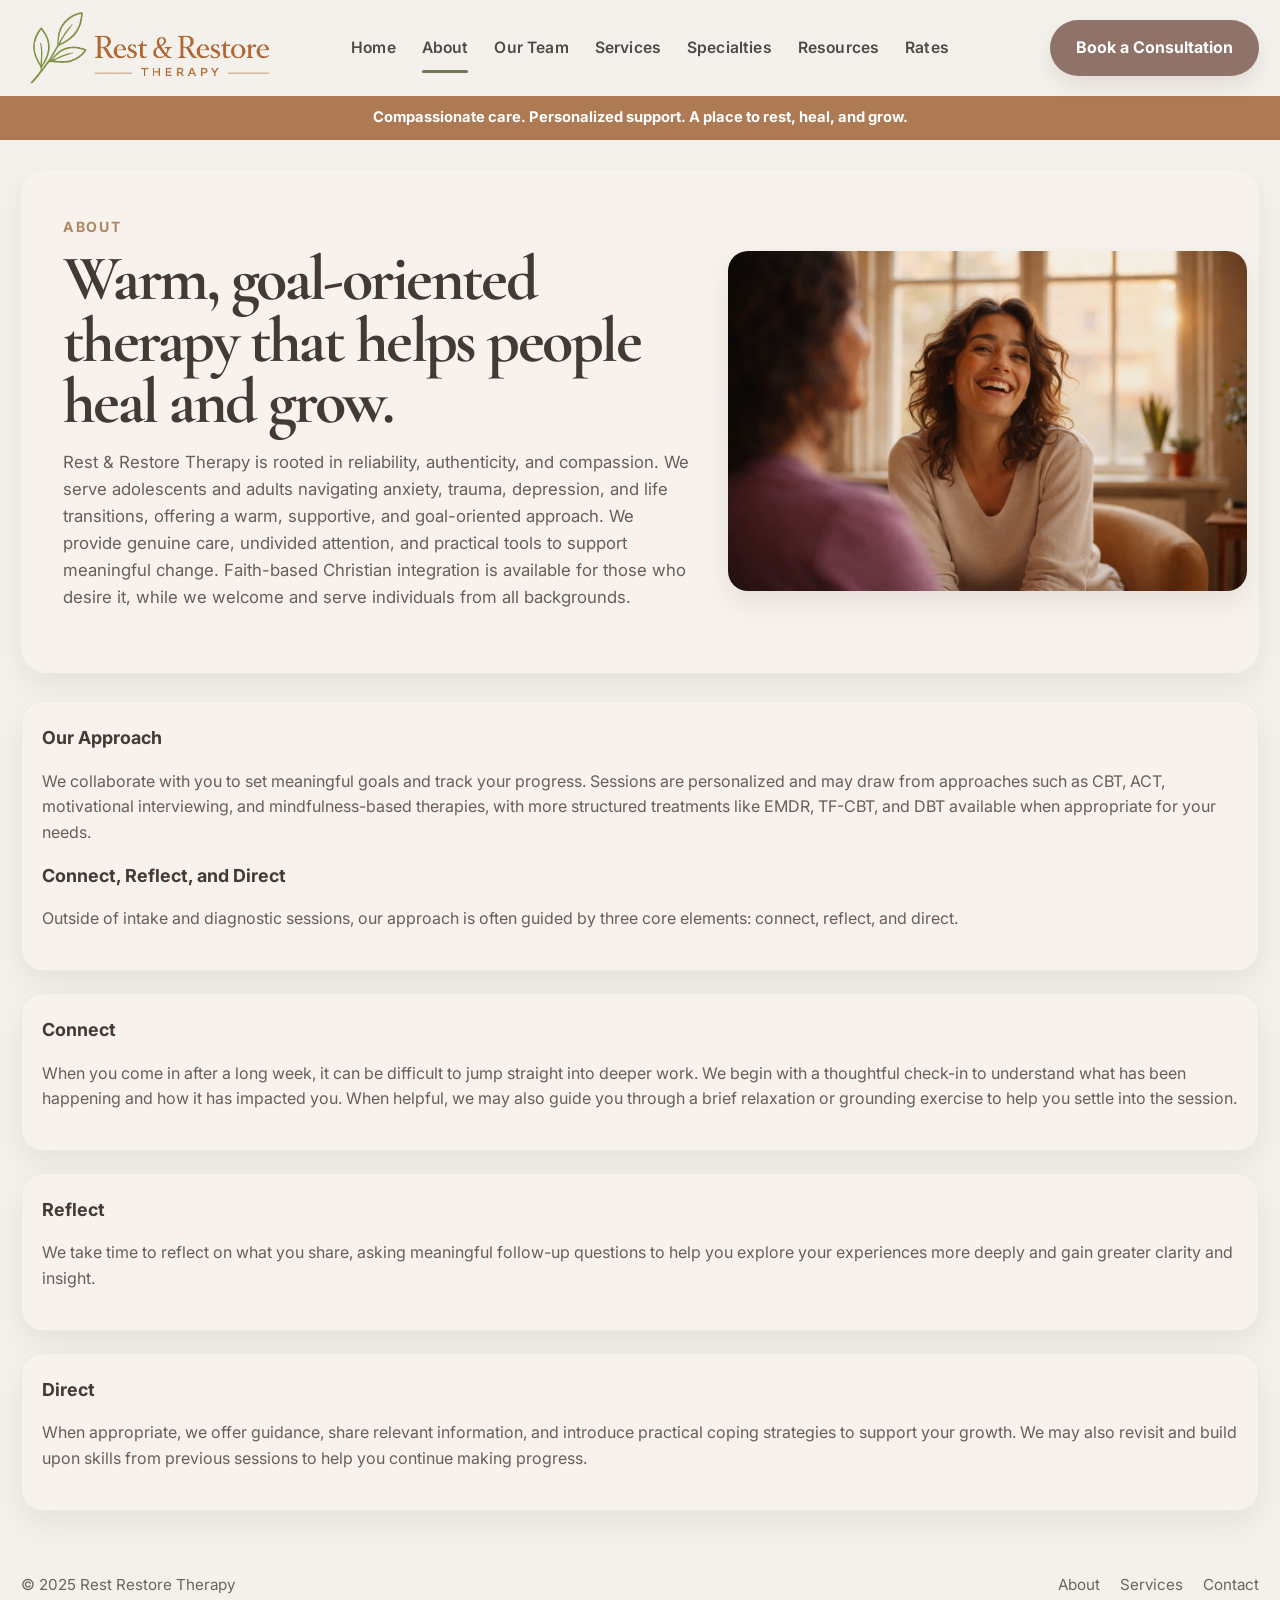
<file: about.html>
<!DOCTYPE html>
<html lang="en">
<head>
  <meta charset="UTF-8" />
  <meta name="viewport" content="width=device-width, initial-scale=1.0" />
  <title>About | Rest & Restore Therapy</title>

  <link rel="preconnect" href="https://fonts.googleapis.com">
  <link rel="preconnect" href="https://fonts.gstatic.com" crossorigin>
  <link href="https://fonts.googleapis.com/css2?family=Cormorant+Garamond:wght@500;600;700&family=Inter:wght@400;500;600;700&display=swap" rel="stylesheet">

  <link rel="stylesheet" href="styles.css">
  <link rel="icon" type="image/png" href="favicon-leaf.png">
</head>

<body>

<header class="site-header">
  <div class="container nav">
    <a href="index.html" class="brand">
      <img class="brand-logo" src="logo-horizontal.png" alt="Rest & Restore Therapy">
    </a>

    <nav class="nav-links">
      <a href="index.html">Home</a>
      <a class="active" href="about.html">About</a>
      <a href="team.html">Our Team</a>
      <a href="services.html">Services</a>
      <a href="specialties.html">Specialties</a>
      <a href="resources.html">Resources</a>
      <a href="contact.html">Rates</a>
    </nav>

    <a class="consult-btn" href="contact.html">Book a Consultation</a>
  </div>
</header>

<div class="top-strip">
  Compassionate care. Personalized support. A place to rest, heal, and grow.
</div>

<main>

  <!-- HERO WITH IMAGE -->
  <section class="page-hero">
    <div class="container">
      <div class="page-panel about-hero">

        <!-- LEFT SIDE -->
        <div class="about-hero-text">
          <div class="eyebrow">About</div>

          <h1 class="section-title">
            Warm, goal-oriented therapy that helps people 
            <span class="accent">heal and grow.</span>
          </h1>

          <p class="page-copy">
            Rest &amp; Restore Therapy is rooted in reliability, authenticity, and compassion. We serve adolescents and adults navigating anxiety, trauma, depression, and life transitions, offering a warm, supportive, and goal-oriented approach. We provide genuine care, undivided attention, and practical tools to support meaningful change. Faith-based Christian integration is available for those who desire it, while we welcome and serve individuals from all backgrounds.
          </p>
        </div>

        <!-- RIGHT SIDE IMAGE -->
        <div class="about-hero-image"></div>

      </div>
    </div>
  </section>

  <!-- APPROACH -->
  <section class="section">
    <div class="container card-grid">

      <div class="card content">
        <h3>Our Approach</h3>
        <p>
          We collaborate with you to set meaningful goals and track your progress. Sessions are personalized and may draw from approaches such as CBT, ACT, motivational interviewing, and mindfulness-based therapies, with more structured treatments like EMDR, TF-CBT, and DBT available when appropriate for your needs.
        </p>
         <h3>Connect, Reflect, and Direct</h3>
        <p>
          Outside of intake and diagnostic sessions, our approach is often guided by three core elements: connect, reflect, and direct.
        </p>
      </div>

      <div class="card content">
        <h3>Connect</h3>
        <p>
          When you come in after a long week, it can be difficult to jump straight into deeper work. We begin with a thoughtful check-in to understand what has been happening and how it has impacted you. When helpful, we may also guide you through a brief relaxation or grounding exercise to help you settle into the session.
        </p>
      </div>

      <div class="card content">
        <h3>Reflect</h3>
        <p>
          We take time to reflect on what you share, asking meaningful follow-up questions to help you explore your experiences more deeply and gain greater clarity and insight.
        </p>
      </div>

      <div class="card content">
        <h3>Direct</h3>
        <p>
          When appropriate, we offer guidance, share relevant information, and introduce practical coping strategies to support your growth. We may also revisit and build upon skills from previous sessions to help you continue making progress.
        </p>
      </div>

    </div>
  </section>

</main>

<footer class="footer">
  <div class="container footer-inner">
    <div>© 2025 Rest Restore Therapy</div>
    <div class="footer-nav">
      <a href="about.html">About</a>
      <a href="services.html">Services</a>
      <a href="contact.html">Contact</a>
    </div>
  </div>
</footer>

</body>
</html>
</file>
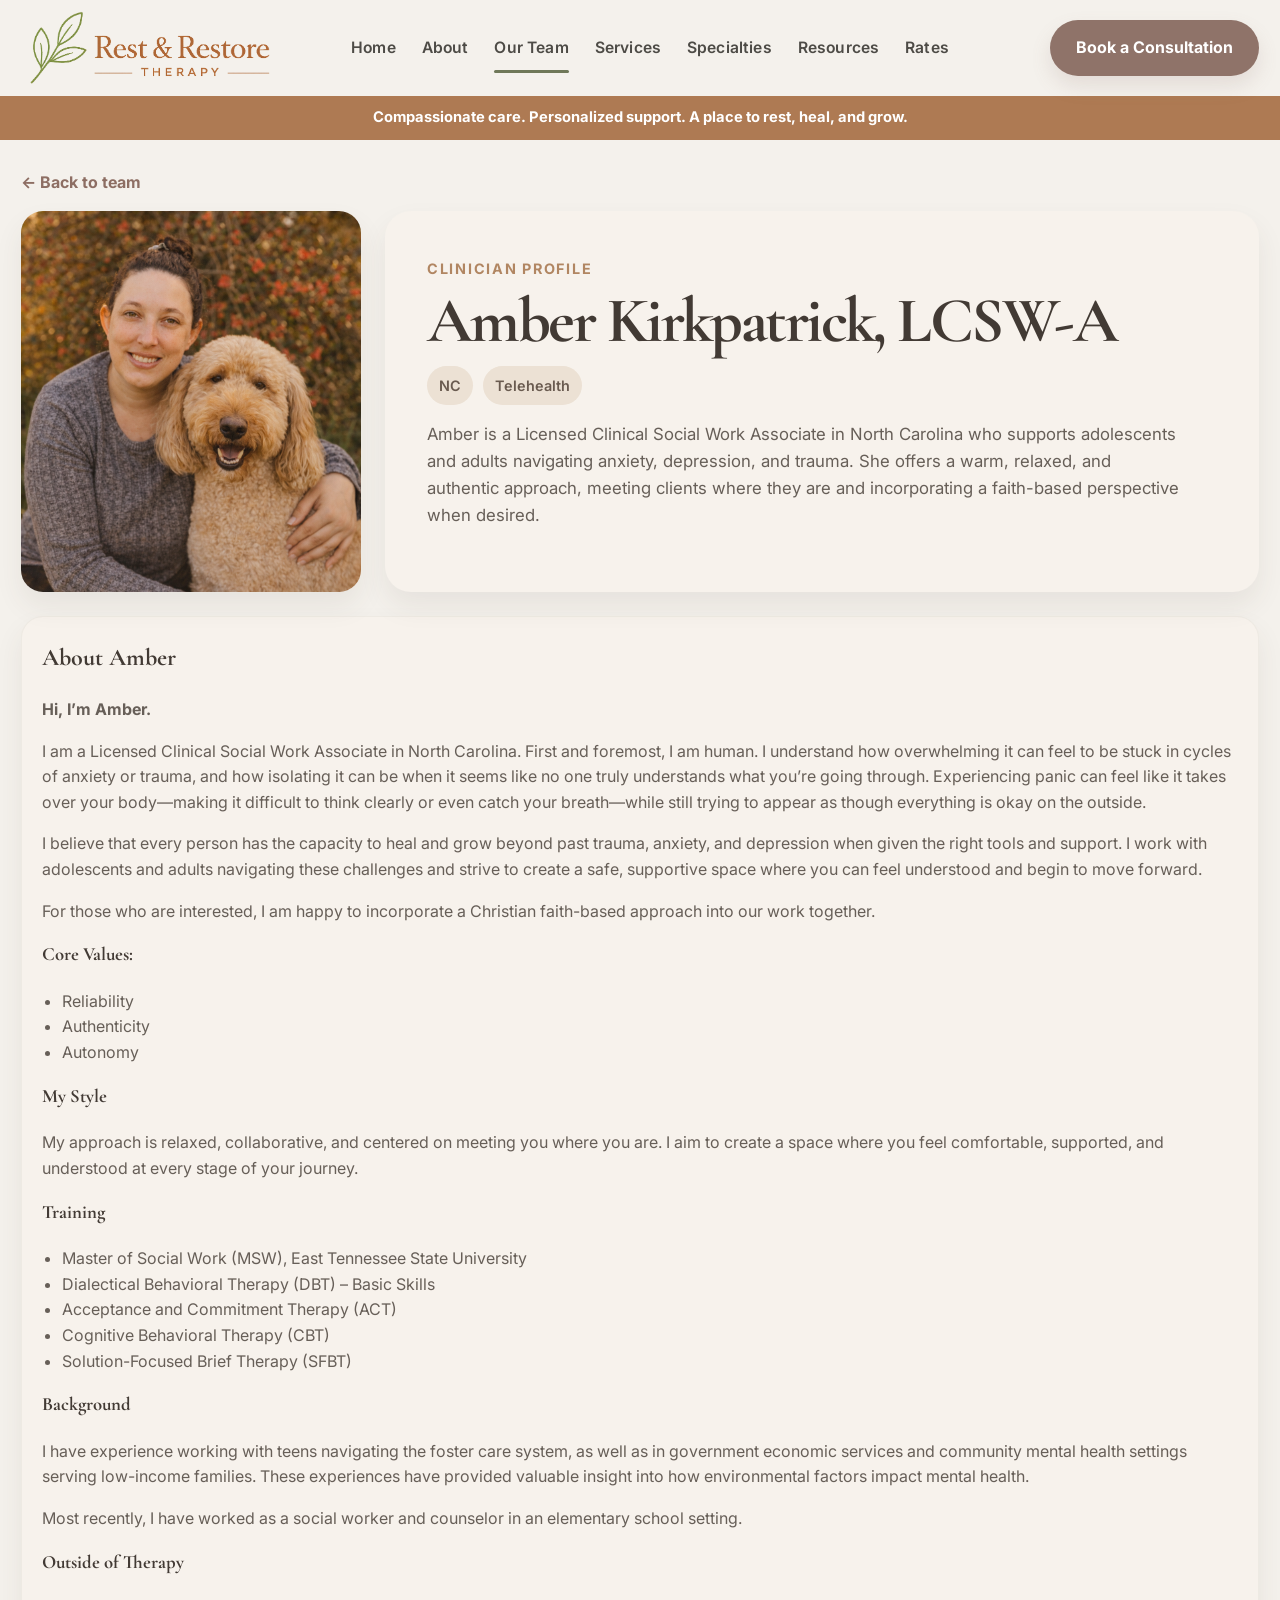
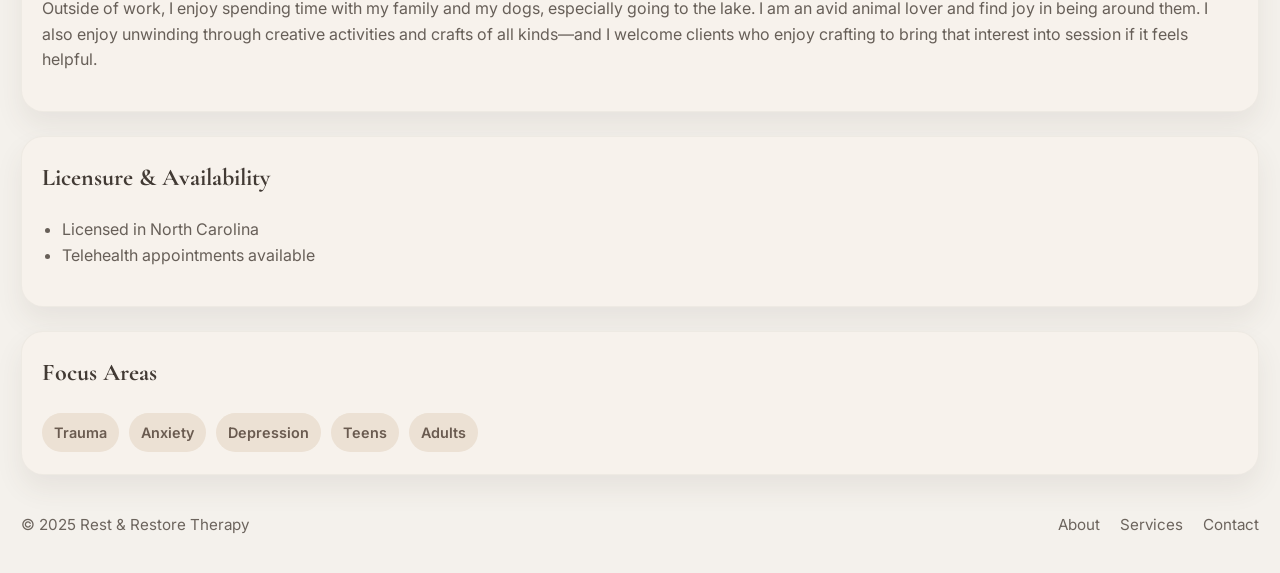
<file: clinician-five.html>
<!DOCTYPE html>
<html lang="en">
<head>
  <meta charset="UTF-8" />
  <meta name="viewport" content="width=device-width, initial-scale=1.0" />
  <title>Amber Kirkpatrick, LCSW-A | Rest & Restore Therapy</title>

  <link rel="preconnect" href="https://fonts.googleapis.com">
  <link rel="preconnect" href="https://fonts.gstatic.com" crossorigin>
  <link href="https://fonts.googleapis.com/css2?family=Cormorant+Garamond:wght@500;600;700&family=Inter:wght@400;500;600;700&display=swap" rel="stylesheet">

  <link rel="stylesheet" href="styles.css">
  <link rel="icon" type="image/png" href="favicon-leaf.png">
</head>

<body>

<header class="site-header">
  <div class="container nav">
    <a href="index.html" class="brand">
      <img class="brand-logo" src="logo-horizontal.png" alt="Rest & Restore Therapy logo">
    </a>

    <nav class="nav-links">
      <a href="index.html">Home</a>
      <a href="about.html">About</a>
      <a class="active" href="team.html">Our Team</a>
      <a href="services.html">Services</a>
      <a href="specialties.html">Specialties</a>
      <a href="resources.html">Resources</a>
      <a href="contact.html">Rates</a>
    </nav>

    <a class="consult-btn" href="contact.html">Book a Consultation</a>
  </div>
</header>

<div class="top-strip">
  Compassionate care. Personalized support. A place to rest, heal, and grow.
</div>

<main>
  <section class="page-hero">
    <div class="container">

      <a class="back-link" href="team.html">Back to team</a>

      <div class="profile-hero">
        <div class="profile-photo placeholder5"></div>

        <div class="page-panel">
          <div class="page-kicker">Clinician Profile</div>
          <h1 class="page-title">Amber Kirkpatrick, LCSW-A</h1>

          <div class="profile-meta">
            <span class="profile-pill">NC</span>
            <span class="profile-pill">Telehealth</span>
          </div>

          <p class="page-copy">
            Amber is a Licensed Clinical Social Work Associate in North Carolina who supports adolescents and adults navigating anxiety, depression, and trauma. She offers a warm, relaxed, and authentic approach, meeting clients where they are and incorporating a faith-based perspective when desired.
          </p>
        </div>
      </div>

      <!-- ABOUT -->
      <div class="content-box" style="margin-top:24px;">
        <h2>About Amber</h2>

        <p><strong>Hi, I’m Amber.</strong></p>

        <p>
         I am a Licensed Clinical Social Work Associate in North Carolina. First and foremost, I am human. I understand how overwhelming it can feel to be stuck in cycles of anxiety or trauma, and how isolating it can be when it seems like no one truly understands what you’re going through. Experiencing panic can feel like it takes over your body—making it difficult to think clearly or even catch your breath—while still trying to appear as though everything is okay on the outside.
        </p>

        <p>
          I believe that every person has the capacity to heal and grow beyond past trauma, anxiety, and depression when given the right tools and support. I work with adolescents and adults navigating these challenges and strive to create a safe, supportive space where you can feel understood and begin to move forward.
        </p>

        <p>
          For those who are interested, I am happy to incorporate a Christian faith-based approach into our work together.
        </p>

         <h3>Core Values:</h3>   
       <ul><li>Reliability</li>
          <li>Authenticity</li>
          <li>Autonomy</li>
         </ul>

        <h3>My Style</h3>
        <p>
          My approach is relaxed, collaborative, and centered on meeting you where you are. I aim to create a space where you feel comfortable, supported, and understood at every stage of your journey.
        </p>

        <h3>Training</h3>
        <ul>
          <li>Master of Social Work (MSW), East Tennessee State University</li>
          <li>Dialectical Behavioral Therapy (DBT) – Basic Skills</li>
          <li>Acceptance and Commitment Therapy (ACT)</li>
          <li>Cognitive Behavioral Therapy (CBT)</li>
          <li>Solution-Focused Brief Therapy (SFBT)</li>
        </ul>

        <h3>Background</h3>
        <p>
          I have experience working with teens navigating the foster care system, as well as in government economic services and community mental health settings serving low-income families. These experiences have provided valuable insight into how environmental factors impact mental health.
        </p>

        <p>
          Most recently, I have worked as a social worker and counselor in an elementary school setting.
        </p>

        <h3>Outside of Therapy</h3>
        <p>
          Outside of work, I enjoy spending time with my family and my dogs, especially going to the lake. I am an avid animal lover and find joy in being around them. I also enjoy unwinding through creative activities and crafts of all kinds—and I welcome clients who enjoy crafting to bring that interest into session if it feels helpful.
        </p>
      </div>

      <!-- LICENSURE -->
      <div class="content-box" style="margin-top:24px;">
        <h2>Licensure & Availability</h2>
        <ul>
          <li>Licensed in North Carolina</li>
          <li>Telehealth appointments available</li>
        </ul>
      </div>

      <!-- FOCUS -->
      <div class="content-box" style="margin-top:24px;">
        <h2>Focus Areas</h2>
        <div class="label-list">
          <span class="label">Trauma</span>
          <span class="label">Anxiety</span>
          <span class="label">Depression</span>
          <span class="label">Teens</span>
          <span class="label">Adults</span>
        </div>
      </div>

    </div>
  </section>
</main>

<footer class="footer">
  <div class="container footer-inner">
    <div>© 2025 Rest & Restore Therapy</div>
    <div class="footer-nav">
      <a href="about.html">About</a>
      <a href="services.html">Services</a>
      <a href="contact.html">Contact</a>
    </div>
  </div>
</footer>

</body>
</html>
</file>
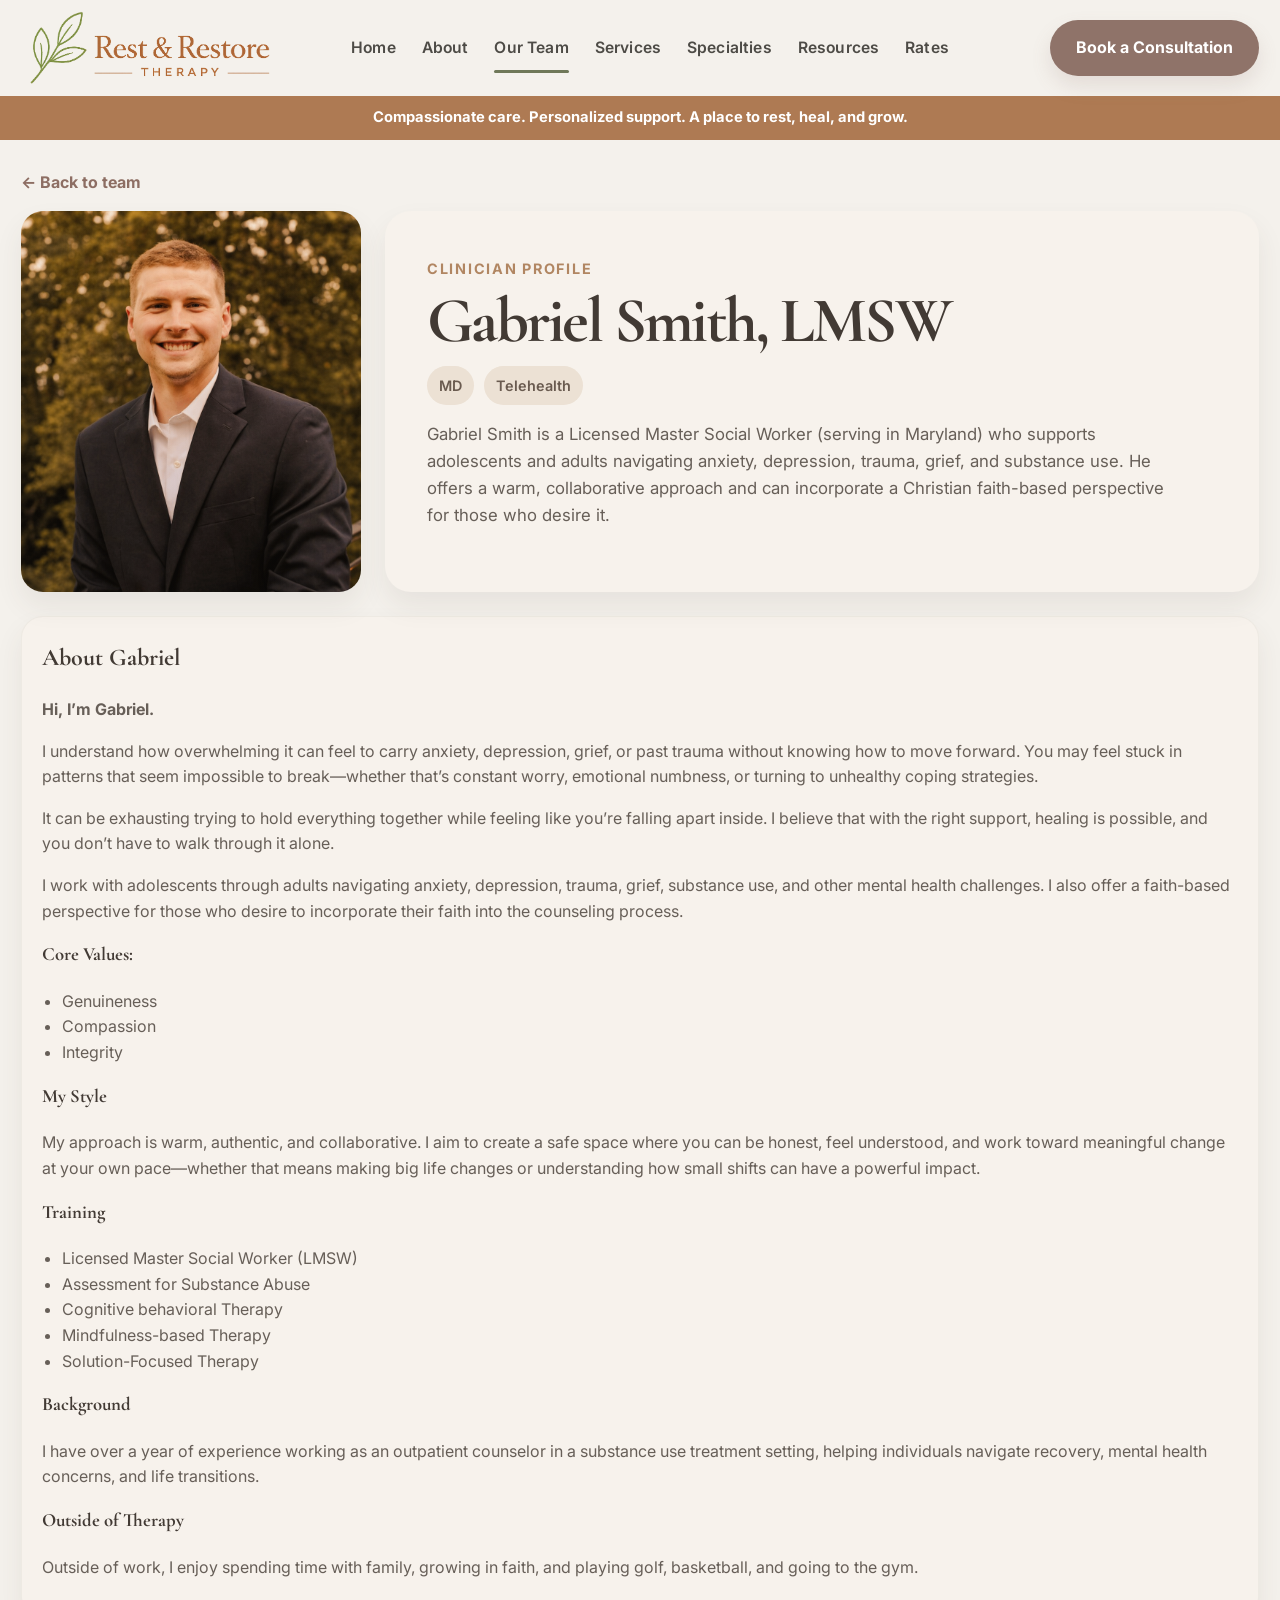
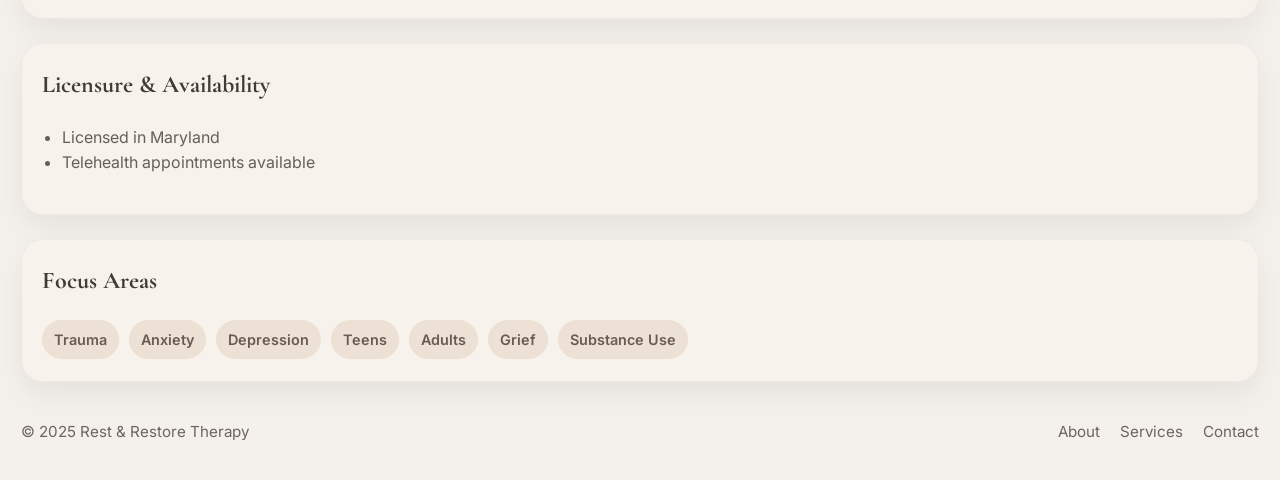
<file: clinician-four.html>
<!DOCTYPE html>
<html lang="en">
<head>
  <meta charset="UTF-8" />
  <meta name="viewport" content="width=device-width, initial-scale=1.0" />
  <title>Gabriel Smith, LMSW | Rest & Restore Therapy</title>

  <link rel="preconnect" href="https://fonts.googleapis.com">
  <link rel="preconnect" href="https://fonts.gstatic.com" crossorigin>
  <link href="https://fonts.googleapis.com/css2?family=Cormorant+Garamond:wght@500;600;700&family=Inter:wght@400;500;600;700&display=swap" rel="stylesheet">

  <link rel="stylesheet" href="styles.css">
  <link rel="icon" type="image/png" href="favicon-leaf.png">
</head>

<body>

<header class="site-header">
  <div class="container nav">
    <a href="index.html" class="brand">
      <img class="brand-logo" src="logo-horizontal.png" alt="Rest & Restore Therapy logo">
    </a>

    <nav class="nav-links">
      <a href="index.html">Home</a>
      <a href="about.html">About</a>
      <a class="active" href="team.html">Our Team</a>
      <a href="services.html">Services</a>
      <a href="specialties.html">Specialties</a>
      <a href="resources.html">Resources</a>
      <a href="contact.html">Rates</a>
    </nav>

    <a class="consult-btn" href="contact.html">Book a Consultation</a>
  </div>
</header>

<div class="top-strip">
  Compassionate care. Personalized support. A place to rest, heal, and grow.
</div>

<main>
  <section class="page-hero">
    <div class="container">

      <a class="back-link" href="team.html">Back to team</a>

      <div class="profile-hero">
        <div class="profile-photo placeholder4"></div>

        <div class="page-panel">
          <div class="page-kicker">Clinician Profile</div>
          <h1 class="page-title">Gabriel Smith, LMSW</h1>

          <div class="profile-meta">
            <span class="profile-pill">MD</span>
            <span class="profile-pill">Telehealth</span>
          </div>

          <p class="page-copy">
            Gabriel Smith is a Licensed Master Social Worker (serving in Maryland) who supports adolescents and adults navigating anxiety, depression, trauma, grief, and substance use. He offers a warm, collaborative approach and can incorporate a Christian faith-based perspective for those who desire it.
          </p>
        </div>
      </div>

      <!-- ABOUT -->
      <div class="content-box" style="margin-top:24px;">
        <h2>About Gabriel</h2>

        <p><strong>Hi, I’m Gabriel.</strong></p>

        <p>
          I understand how overwhelming it can feel to carry anxiety, depression, grief, or past trauma without knowing how to move forward. You may feel stuck in patterns that seem impossible to break—whether that’s constant worry, emotional numbness, or turning to unhealthy coping strategies.
        </p>

        <p>
          It can be exhausting trying to hold everything together while feeling like you’re falling apart inside. I believe that with the right support, healing is possible, and you don’t have to walk through it alone.
        </p>

        <p>
          I work with adolescents through adults navigating anxiety, depression, trauma, grief, substance use, and other mental health challenges. I also offer a faith-based perspective for those who desire to incorporate their faith into the counseling process.
        </p>

         <h3>Core Values:</h3>   
       <ul><li>Genuineness</li>
          <li>Compassion</li>
          <li>Integrity</li>
         </ul>

        <h3>My Style</h3>
        <p>
          My approach is warm, authentic, and collaborative. I aim to create a safe space where you can be honest, feel understood, and work toward meaningful change at your own pace—whether that means making big life changes or understanding how small shifts can have a powerful impact.
        </p>

        <h3>Training</h3>
        <ul>
          <li>Licensed Master Social Worker (LMSW)</li>
          <li>Assessment for Substance Abuse</li>
          <li>Cognitive behavioral Therapy</li>
          <li>Mindfulness-based Therapy</li>
          <li>Solution-Focused Therapy</li>
        </ul>

        <h3>Background</h3>
        <p>
         I have over a year of experience working as an outpatient counselor in a substance use treatment setting, helping individuals navigate recovery, mental health concerns, and life transitions.
        </p>

        <h3>Outside of Therapy</h3>
        <p>
          Outside of work, I enjoy spending time with family, growing in faith, and playing golf, basketball, and going to the gym.
        </p>
      </div>

      <!-- LICENSURE -->
      <div class="content-box" style="margin-top:24px;">
        <h2>Licensure & Availability</h2>
        <ul>
          <li>Licensed in Maryland</li>
          <li>Telehealth appointments available</li>
        </ul>
      </div>

      <!-- FOCUS -->
      <div class="content-box" style="margin-top:24px;">
        <h2>Focus Areas</h2>
        <div class="label-list">
          <span class="label">Trauma</span>
          <span class="label">Anxiety</span>
          <span class="label">Depression</span>
          <span class="label">Teens</span>
          <span class="label">Adults</span>
          <span class="label">Grief</span>
          <span class="label">Substance Use</span>
        </div>
      </div>

    </div>
  </section>
</main>

<footer class="footer">
  <div class="container footer-inner">
    <div>© 2025 Rest & Restore Therapy</div>
    <div class="footer-nav">
      <a href="about.html">About</a>
      <a href="services.html">Services</a>
      <a href="contact.html">Contact</a>
    </div>
  </div>
</footer>

</body>
</html>
</file>
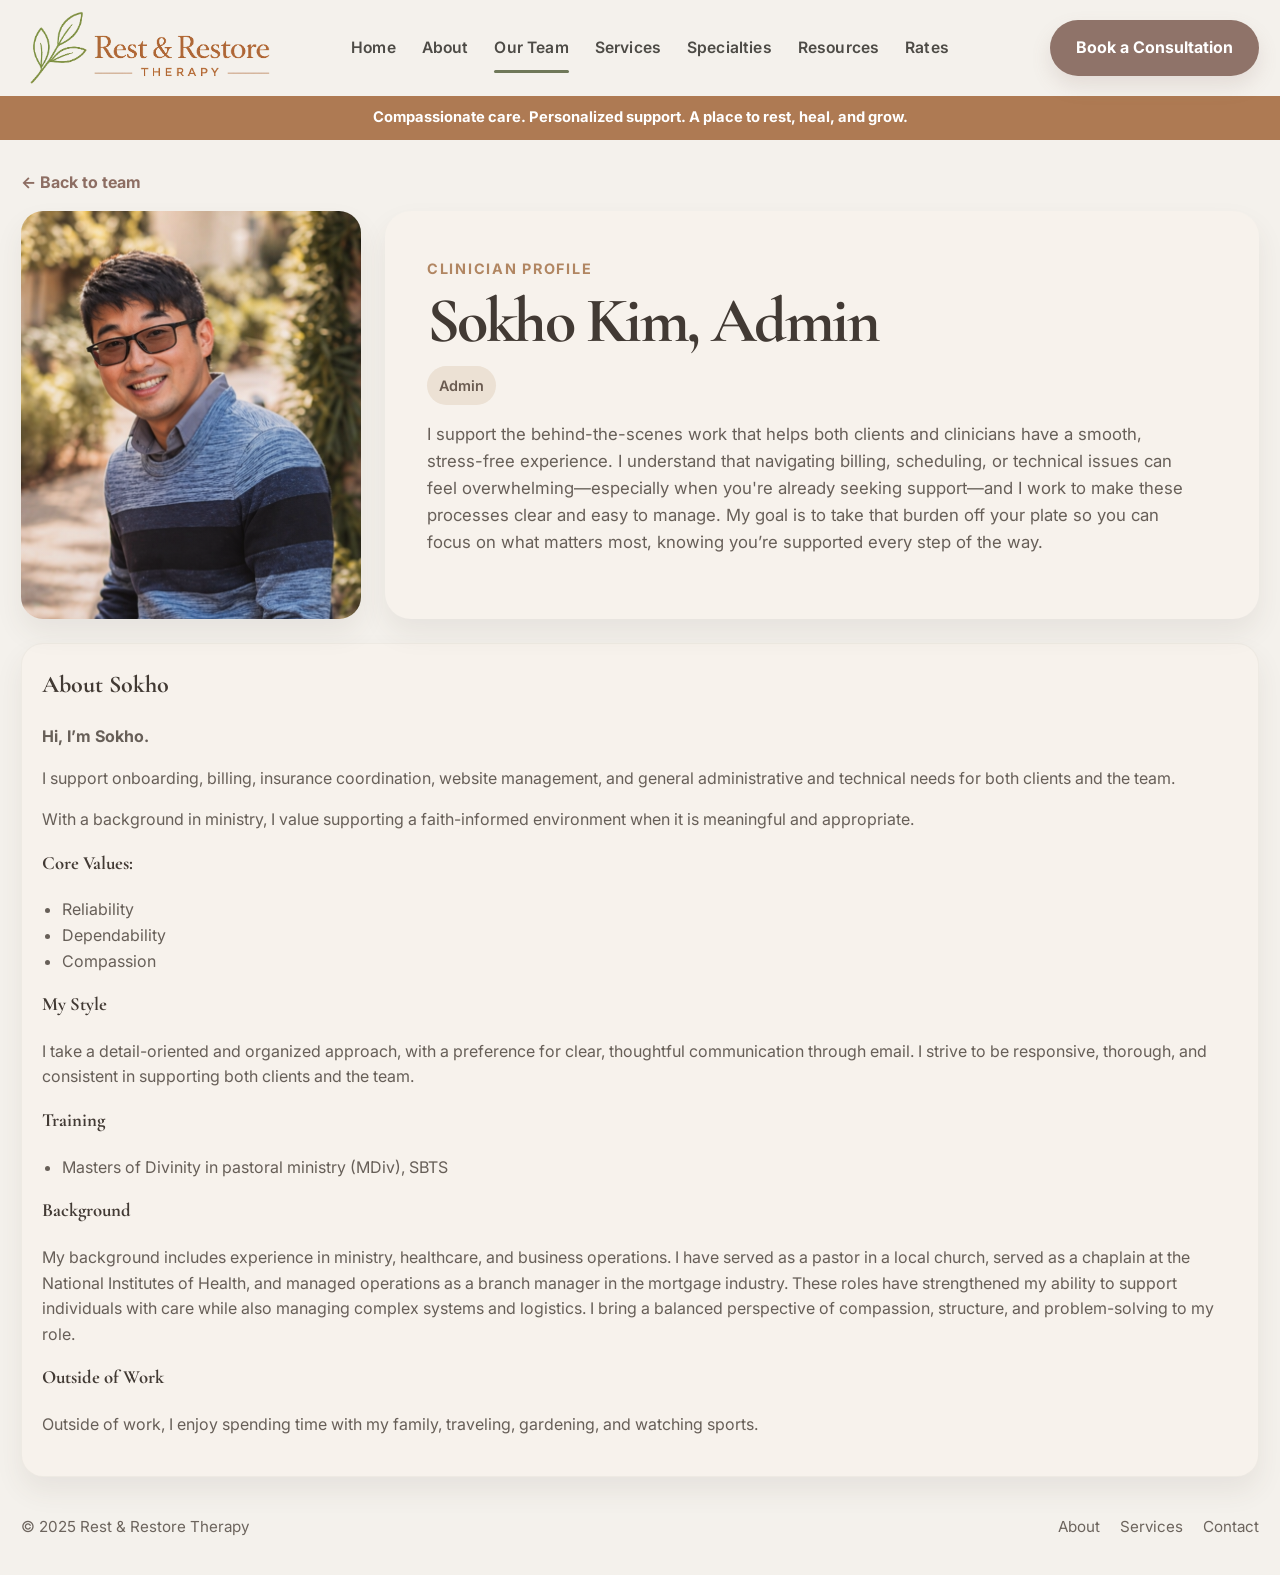
<file: clinician-seven.html>
<!DOCTYPE html>
<html lang="en">
<head>
  <meta charset="UTF-8" />
  <meta name="viewport" content="width=device-width, initial-scale=1.0" />
  <title>Sokho Kim, Admin | Rest & Restore Therapy</title>
  <link rel="preconnect" href="https://fonts.googleapis.com">
  <link rel="preconnect" href="https://fonts.gstatic.com" crossorigin>
  <link href="https://fonts.googleapis.com/css2?family=Cormorant+Garamond:wght@500;600;700&family=Inter:wght@400;500;600;700&display=swap" rel="stylesheet">
  <link rel="stylesheet" href="styles.css">
  <link rel="icon" type="image/png" href="favicon-leaf.png">
</head>
<body>
<header class="site-header">
  <div class="container nav">
    <a href="index.html" class="brand" aria-label="Rest & Restore Therapy home">
      <img class="brand-logo" src="logo-horizontal.png" alt="Rest & Restore Therapy logo">
    </a>
    <nav class="nav-links" aria-label="Primary">
      <a href="index.html">Home</a>
      <a href="about.html">About</a>
      <a class="active" href="team.html">Our Team</a>
      <a href="services.html">Services</a>
      <a href="specialties.html">Specialties</a>
      <a href="resources.html">Resources</a>
      <a href="contact.html">Rates</a>
    </nav>
    <a class="consult-btn" href="contact.html">Book a Consultation</a>
  </div>
</header>
<div class="top-strip">Compassionate care. Personalized support. A place to rest, heal, and grow.</div>

<main>
  <section class="page-hero">
    <div class="container">
      <a class="back-link" href="team.html">Back to team</a>
      <div class="profile-hero">
        <div class="profile-photo placeholder7"></div>
        <div class="page-panel">
          <div class="page-kicker">Clinician Profile</div>
          <h1 class="page-title">Sokho Kim, Admin</h1>
          <div class="profile-meta"><span class="profile-pill">Admin</span></div>
          <p class="page-copy">I support the behind-the-scenes work that helps both clients and clinicians have a smooth, stress-free experience. I understand that navigating billing, scheduling, or technical issues can feel overwhelming—especially when you're already seeking support—and I work to make these processes clear and easy to manage. My goal is to take that burden off your plate so you can focus on what matters most, knowing you’re supported every step of the way.</p>
        </div>
      </div>
       <!-- ABOUT -->
      <div class="content-box" style="margin-top:24px;">
        <h2>About Sokho</h2>

        <p><strong>Hi, I’m Sokho.</strong></p>

        <p>
        I support onboarding, billing, insurance coordination, website management, and general administrative and technical needs for both clients and the team. 
        </p>

        <p>
         With a background in ministry, I value supporting a faith-informed environment when it is meaningful and appropriate. 

        </p>


         <h3>Core Values:</h3>   
       <ul><li>Reliability</li>
          <li>Dependability</li>
          <li>Compassion</li>
         </ul>

        <h3>My Style</h3>
        <p>
        I take a detail-oriented and organized approach, with a preference for clear, thoughtful communication through email. I strive to be responsive, thorough, and consistent in supporting both clients and the team. 

        </p>

        <h3>Training</h3>
        <ul>
          <li>Masters of Divinity in pastoral ministry (MDiv), SBTS</li>
     
        </ul>

        <h3>Background</h3>
        <p>
          My background includes experience in ministry, healthcare, and business operations. I have served as a pastor in a local church, served as a chaplain at the National Institutes of Health, and managed operations as a branch manager in the mortgage industry. These roles have strengthened my ability to support individuals with care while also managing complex systems and logistics. I bring a balanced perspective of compassion, structure, and problem-solving to my role. 

        </p>

 

        <h3>Outside of Work</h3>
        <p>
          Outside of work, I enjoy spending time with my family, traveling, gardening, and watching sports.
        </p>
      </div>
        
    </div>
  </section>
</main>

<footer class="footer">
  <div class="container footer-inner">
    <div>© 2025 Rest &amp; Restore Therapy</div>
    <div class="footer-nav">
      <a href="about.html">About</a>
      <a href="services.html">Services</a>
      <a href="contact.html">Contact</a>
    </div>
  </div>
</footer>
</body>
</html>
</file>
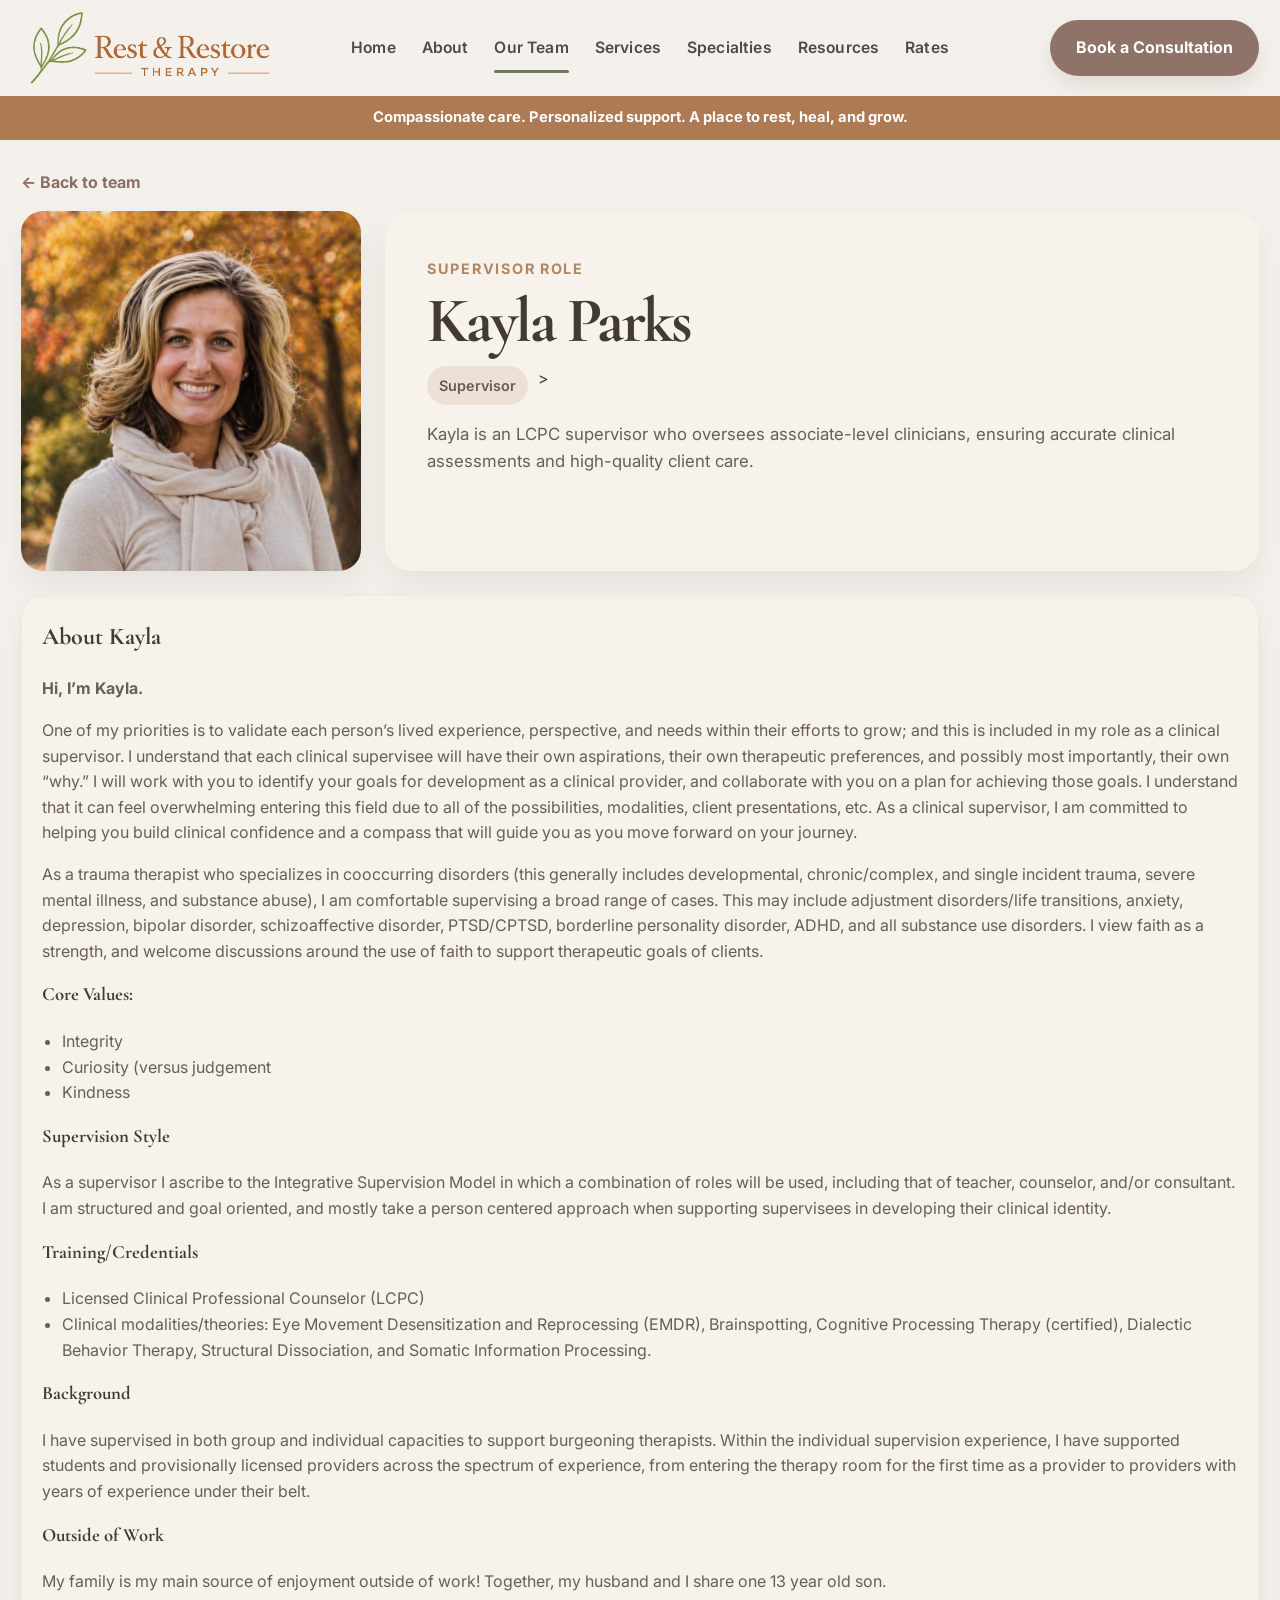
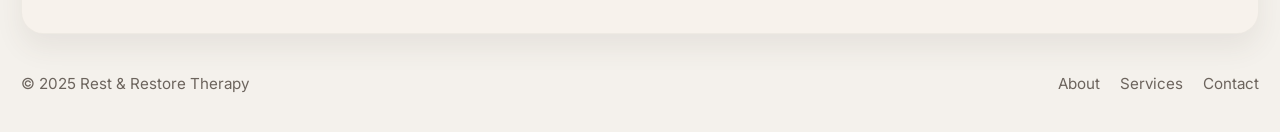
<file: clinician-two.html>
<!DOCTYPE html>
<html lang="en">
<head>
  <meta charset="UTF-8" />
  <meta name="viewport" content="width=device-width, initial-scale=1.0" />
  <title>Supervisor | Rest & Restore Therapy</title>
  <link rel="preconnect" href="https://fonts.googleapis.com">
  <link rel="preconnect" href="https://fonts.gstatic.com" crossorigin>
  <link href="https://fonts.googleapis.com/css2?family=Cormorant+Garamond:wght@500;600;700&family=Inter:wght@400;500;600;700&display=swap" rel="stylesheet">
  <link rel="stylesheet" href="styles.css">
  <link rel="icon" type="image/png" href="favicon-leaf.png">
</head>
<body>
<header class="site-header">
  <div class="container nav">
    <a href="index.html" class="brand" aria-label="Rest & Restore Therapy home">
      <img class="brand-logo" src="logo-horizontal.png" alt="Rest & Restore Therapy logo">
    </a>
    <nav class="nav-links" aria-label="Primary">
      <a href="index.html">Home</a>
      <a href="about.html">About</a>
      <a class="active" href="team.html">Our Team</a>
      <a href="services.html">Services</a>
      <a href="specialties.html">Specialties</a>
      <a href="resources.html">Resources</a>
      <a href="contact.html">Rates</a>
    </nav>
    <a class="consult-btn" href="contact.html">Book a Consultation</a>
  </div>
</header>
<div class="top-strip">Compassionate care. Personalized support. A place to rest, heal, and grow.</div>

<main>
  <section class="page-hero">
    <div class="container">
      <a class="back-link" href="team.html">Back to team</a>
      <div class="profile-hero">
        <div class="profile-photo placeholder2"></div>
        <div class="page-panel">
          <div class="page-kicker">Supervisor Role</div>
          <h1 class="page-title">Kayla Parks</h1>
          <div class="profile-meta"><span class="profile-pill">Supervisor</span>></div>
          <p class="page-copy">Kayla is an LCPC supervisor who oversees associate-level clinicians, ensuring accurate clinical assessments and high-quality client care.</p>
        </div>
      </div>
      
       <!-- ABOUT -->
      <div class="content-box" style="margin-top:24px;">
        <h2>About Kayla</h2>

        <p><strong>Hi, I’m Kayla.</strong></p>

        <p>
       One of my priorities is to validate each person’s lived experience, perspective, and needs within their efforts to grow; and this is included in my role as a clinical supervisor. I understand that each clinical supervisee will have their own aspirations, their own therapeutic preferences, and possibly most importantly, their own “why.” I will work with you to identify your goals for development as a clinical provider, and collaborate with you on a plan for achieving those goals. I understand that it can feel overwhelming entering this field due to all of the possibilities, modalities, client presentations, etc. As a clinical supervisor, I am committed to helping you build clinical confidence and a compass that will guide you as you move forward on your journey.  
        </p>

        <p>
       As a trauma therapist who specializes in cooccurring disorders (this generally includes developmental, chronic/complex, and single incident trauma, severe mental illness, and substance abuse), I am comfortable supervising a broad range of cases.  This may include adjustment disorders/life transitions, anxiety, depression, bipolar disorder, schizoaffective disorder, PTSD/CPTSD, borderline personality disorder, ADHD, and all substance use disorders.  
 
I view faith as a strength, and welcome discussions around the use of faith to support therapeutic goals of clients.  
        </p>


         <h3>Core Values:</h3>   
       <ul><li>Integrity</li>
          <li>Curiosity (versus judgement</li>
          <li>Kindness</li>
         </ul>

        <h3>Supervision Style</h3>
        <p>
       As a supervisor I ascribe to the Integrative Supervision Model in which a combination of roles will be used, including that of teacher, counselor, and/or consultant. I am structured and goal oriented, and mostly take a person centered approach when supporting supervisees in developing their clinical identity.


        </p>

        <h3>Training/Credentials</h3>
        <ul>
          <li>Licensed Clinical Professional Counselor (LCPC)</li> 
          <li>Clinical modalities/theories: Eye Movement Desensitization and Reprocessing (EMDR), Brainspotting, Cognitive Processing Therapy (certified), Dialectic Behavior Therapy, Structural Dissociation, and Somatic Information Processing.</li>

     
        </ul>

        <h3>Background</h3>
        <p>
          I have supervised in both group and individual capacities to support burgeoning therapists. Within the individual supervision experience, I have supported students and provisionally licensed providers across the spectrum of experience, from entering the therapy room for the first time as a provider to providers with years of experience under their belt. 


        </p>

 

        <h3>Outside of Work</h3>
        <p>
          My family is my main source of enjoyment outside of work! Together,  my husband and I share one 13 year old son. 

        </p>
      </div>
        
    </div>
  </section>
</main>

<footer class="footer">
  <div class="container footer-inner">
    <div>© 2025 Rest &amp; Restore Therapy</div>
    <div class="footer-nav">
      <a href="about.html">About</a>
      <a href="services.html">Services</a>
      <a href="contact.html">Contact</a>
    </div>
  </div>
</footer>
</body>
</html>
</file>
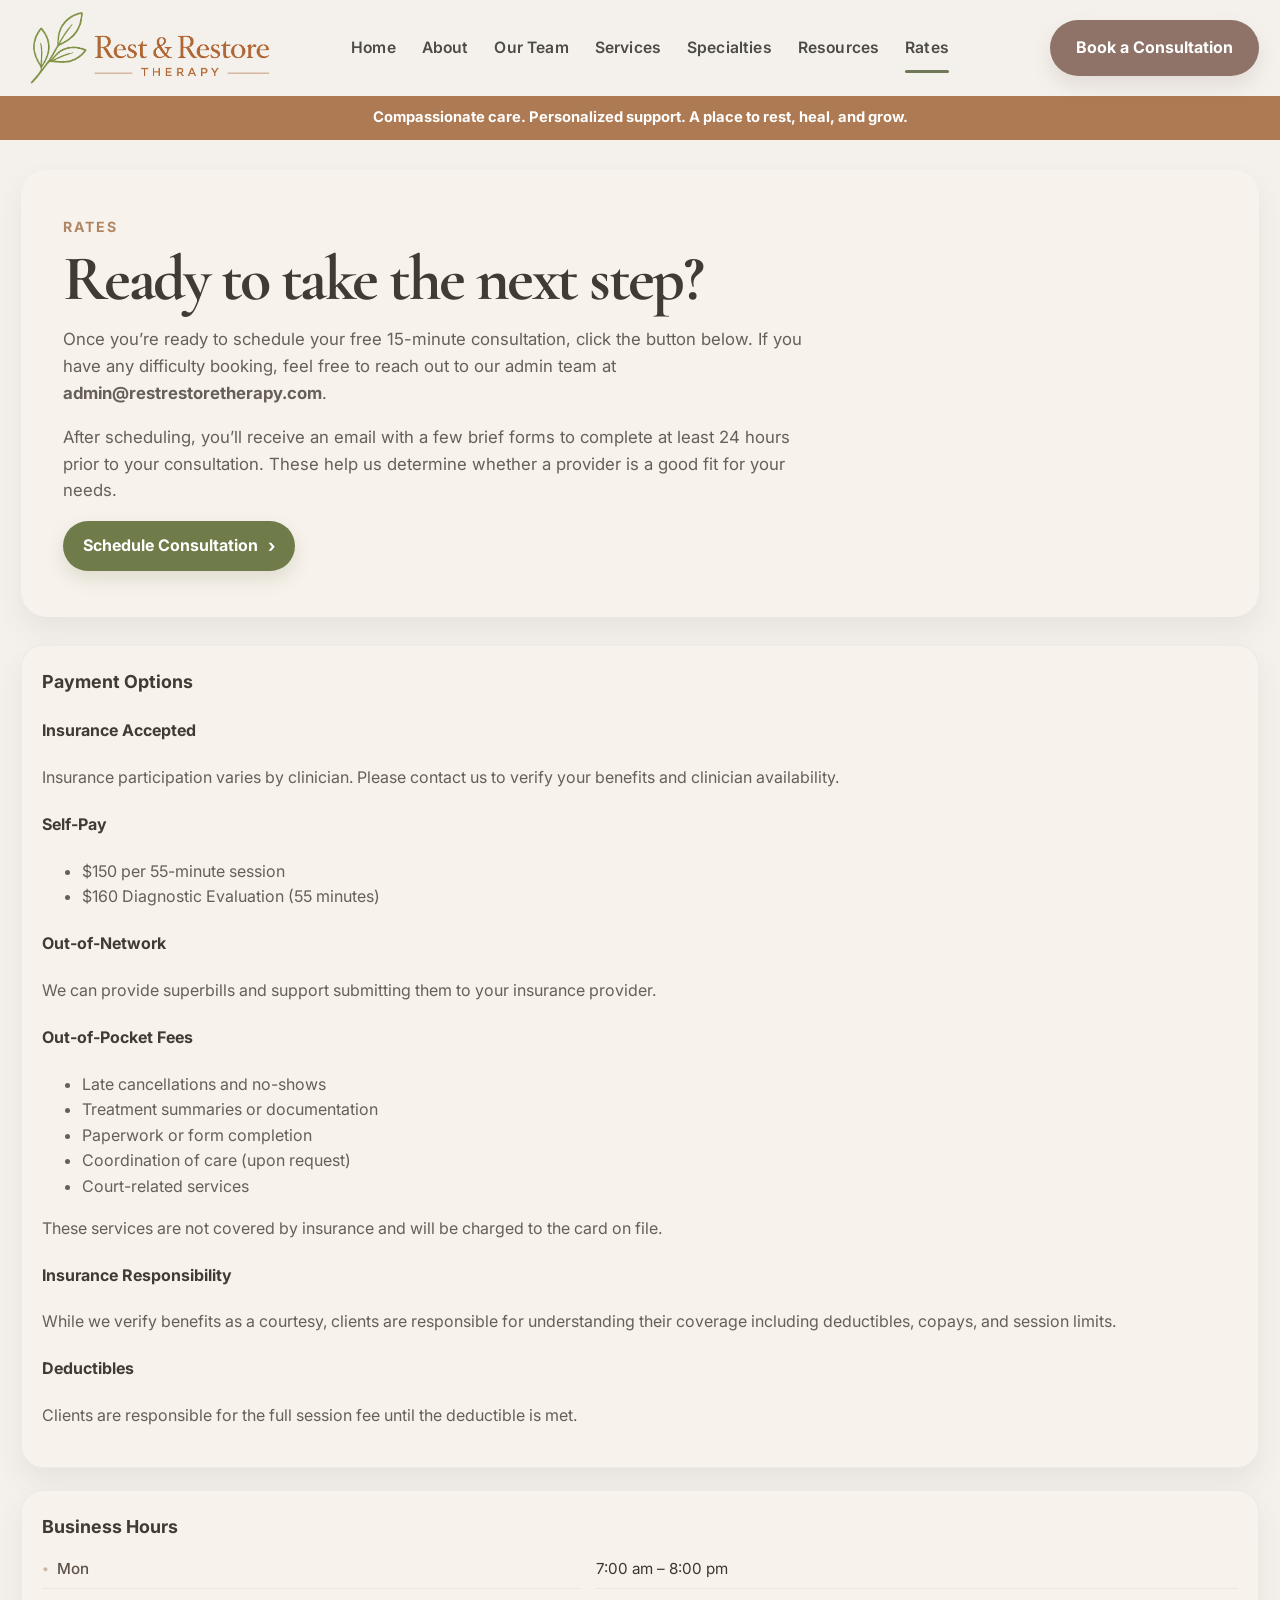
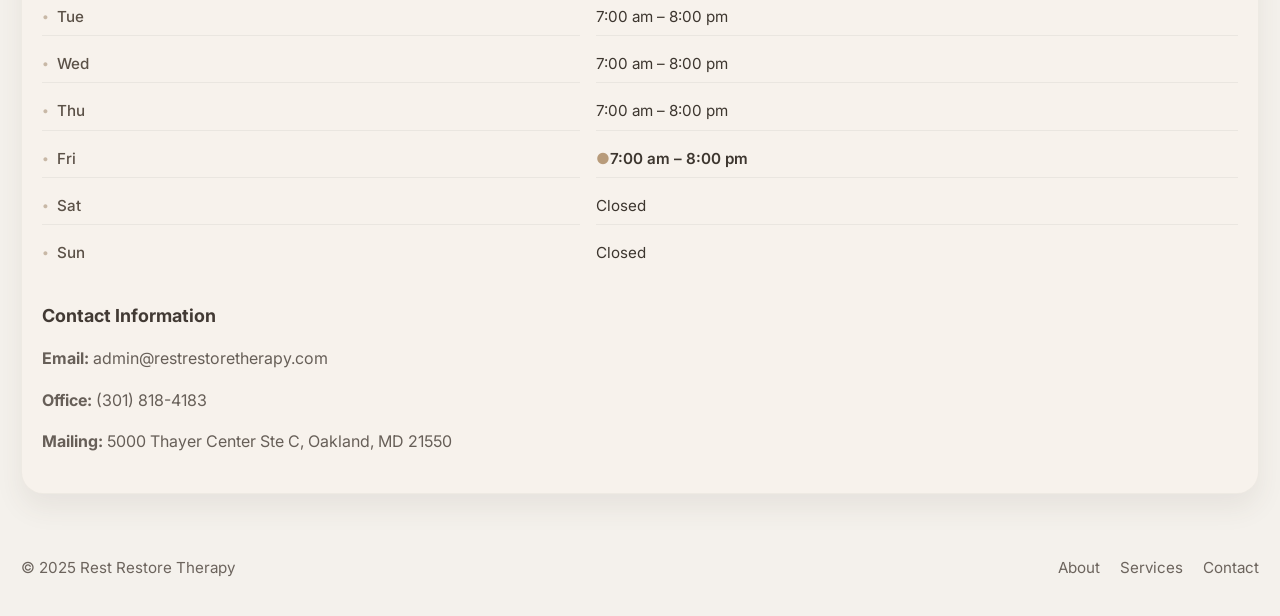
<file: contact.html>
<!DOCTYPE html>
<html lang="en">
<head>
  <meta charset="UTF-8" />
  <meta name="viewport" content="width=device-width, initial-scale=1.0" />
  <title>Contact | Rest & Restore Therapy</title>

  <link rel="preconnect" href="https://fonts.googleapis.com">
  <link rel="preconnect" href="https://fonts.gstatic.com" crossorigin>
  <link href="https://fonts.googleapis.com/css2?family=Cormorant+Garamond:wght@500;600;700&family=Inter:wght@400;500;600;700&display=swap" rel="stylesheet">

  <link rel="stylesheet" href="styles.css">
  <link rel="icon" type="image/png" href="favicon-leaf.png">
</head>

<body>

<header class="site-header">
  <div class="container nav">
    <a href="index.html" class="brand">
      <img class="brand-logo" src="logo-horizontal.png" alt="Rest & Restore Therapy">
    </a>

    <nav class="nav-links">
      <a href="index.html">Home</a>
      <a href="about.html">About</a>
      <a href="team.html">Our Team</a>
      <a href="services.html">Services</a>
      <a href="specialties.html">Specialties</a>
      <a href="resources.html">Resources</a>
      <a class="active" href="contact.html">Rates</a>
    </nav>

    <a class="consult-btn" href="contact.html">Book a Consultation</a>
  </div>
</header>

<div class="top-strip">
  Compassionate care. Personalized support. A place to rest, heal, and grow.
</div>

<main>

  <!-- HERO -->
  <section class="page-hero">
    <div class="container">
      <div class="page-panel">
        <div class="eyebrow">Rates</div>

        <h1 class="section-title">
          Ready to take the <span class="accent">next step?</span>
        </h1>

        <p class="page-copy">
          Once you’re ready to schedule your free 15-minute consultation, click the button below.
          If you have any difficulty booking, feel free to reach out to our admin team at
          <strong>admin@restrestoretherapy.com</strong>.
        </p>

        <p class="page-copy">
          After scheduling, you’ll receive an email with a few brief forms to complete at least
          24 hours prior to your consultation. These help us determine whether a provider is a
          good fit for your needs.
        </p>

        <div class="cta-row">
          <a class="primary-btn" href="https://linda-kim.clientsecure.me" target="_blank">
            Schedule Consultation
          </a>
        </div>
      </div>
    </div>
  </section>

  <!-- PAYMENT + HOURS -->
  <section class="section">
    <div class="container card-grid">

      <!-- PAYMENT -->
      <div class="card content">
        <h3>Payment Options</h3>

        <h4>Insurance Accepted</h4>
        <p>Insurance participation varies by clinician. Please contact us to verify your benefits and clinician availability.</p>
<script src="https://eligibility.thrizer.com/embed.js" data-src="https://eligibility.thrizer.com/facility/thrizerpifgw?type=iframe" data-title="Check Your Insurance Benefits" async crossorigin="anonymous"></script>
        <h4>Self-Pay</h4>
        <ul>
          <li>$150 per 55-minute session</li>
          <li>$160 Diagnostic Evaluation (55 minutes)</li>
        </ul>

        <h4>Out-of-Network</h4>
        <p>
          We can provide superbills and support submitting them to your insurance provider.
        </p>

        <h4>Out-of-Pocket Fees</h4>
        <ul>
          <li>Late cancellations and no-shows</li>
          <li>Treatment summaries or documentation</li>
          <li>Paperwork or form completion</li>
          <li>Coordination of care (upon request)</li>
          <li>Court-related services</li>
        </ul>

        <p>
          These services are not covered by insurance and will be charged to the card on file.
        </p>

        <h4>Insurance Responsibility</h4>
        <p>
          While we verify benefits as a courtesy, clients are responsible for understanding
          their coverage including deductibles, copays, and session limits.
        </p>

        <h4>Deductibles</h4>
        <p>
          Clients are responsible for the full session fee until the deductible is met.
        </p>
      </div>

      <!-- HOURS + CONTACT -->
      <div class="card content">
        <h3>Business Hours</h3>

    <div class="hours">
  <div data-day="mon">Mon</div><div>7:00 am – 8:00 pm</div>
  <div data-day="tue">Tue</div><div>7:00 am – 8:00 pm</div>
  <div data-day="wed">Wed</div><div>7:00 am – 8:00 pm</div>
  <div data-day="thu">Thu</div><div>7:00 am – 8:00 pm</div>
  <div data-day="fri">Fri</div><div>7:00 am – 8:00 pm</div>
  <div data-day="sat">Sat</div><div>Closed</div>
  <div data-day="sun">Sun</div><div>Closed</div>
</div>

        <div style="margin-top:30px;">
          <h3>Contact Information</h3>

          <p><strong>Email:</strong> admin@restrestoretherapy.com</p>
          <p><strong>Office:</strong> (301) 818-4183</p>
          <p><strong>Mailing:</strong> 5000 Thayer Center Ste C, Oakland, MD 21550</p>
        </div>
      </div>

    </div>
  </section>

</main>

<footer class="footer">
  <div class="container footer-inner">
    <div>© 2025 Rest Restore Therapy</div>
    <div class="footer-nav">
      <a href="about.html">About</a>
      <a href="services.html">Services</a>
      <a href="contact.html">Contact</a>
    </div>
  </div>
</footer>
<script>
  const days = ["sun","mon","tue","wed","thu","fri","sat"];
  const today = days[new Date().getDay()];

  document.querySelectorAll(".hours div[data-day]").forEach(el => {
    if (el.dataset.day === today) {
      el.classList.add("today");
      if (el.nextElementSibling) {
        el.nextElementSibling.classList.add("today");
      }
    }
  });
</script>
</body>
</html>
</file>
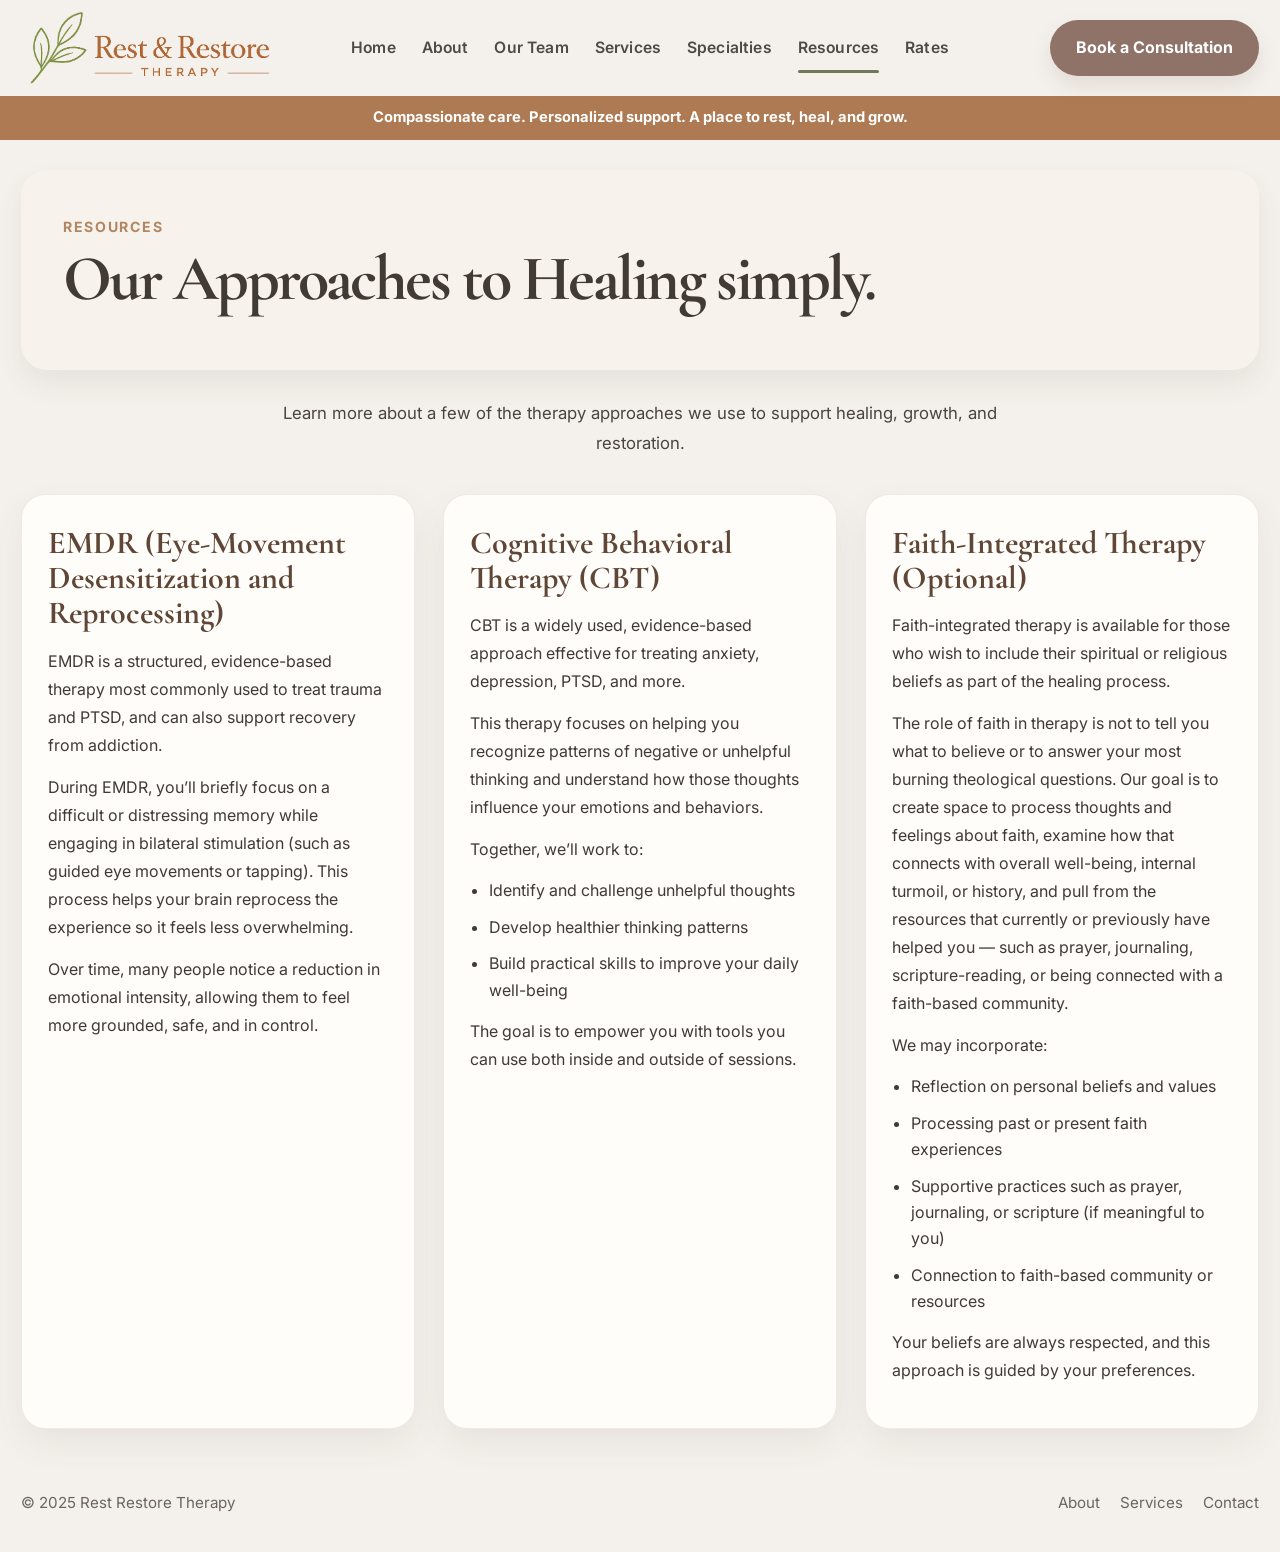
<file: resources.html>
<!DOCTYPE html>
<html lang="en">
<head>
  <meta charset="UTF-8" />
  <meta name="viewport" content="width=device-width, initial-scale=1.0" />
  <title>Resources | Rest & Restore Therapy</title>
  <link rel="preconnect" href="https://fonts.googleapis.com">
  <link rel="preconnect" href="https://fonts.gstatic.com" crossorigin>
  <link href="https://fonts.googleapis.com/css2?family=Cormorant+Garamond:wght@500;600;700&family=Inter:wght@400;500;600;700&display=swap" rel="stylesheet">
  <link rel="stylesheet" href="styles.css">
  <link rel="icon" type="image/png" href="favicon-leaf.png">

  <style>
    .resources-grid {
      display: grid;
      grid-template-columns: repeat(3, minmax(0, 1fr));
      gap: 28px;
      align-items: stretch;
    }

    .resource-card {
      background: #fffdf9;
      border: 1px solid rgba(126, 92, 70, 0.12);
      border-radius: 24px;
      padding: 30px 26px;
      box-shadow: 0 14px 34px rgba(91, 68, 52, 0.08);
      height: 100%;
    }

    .resource-card h3 {
      font-family: "Cormorant Garamond", serif;
      font-size: 2rem;
      line-height: 1.1;
      margin: 0 0 16px;
      color: #5f4636;
    }

    .resource-card p {
      margin: 0 0 14px;
      line-height: 1.75;
      color: #3f3a37;
      font-size: 1rem;
    }

    .resource-card ul {
      margin: 10px 0 14px 0;
      padding-left: 1.2rem;
    }

    .resource-card li {
      margin-bottom: 10px;
      line-height: 1.65;
      color: #3f3a37;
    }

    .resource-intro {
      max-width: 760px;
      margin: 0 auto 36px;
      text-align: center;
    }

    .resource-intro p {
      font-size: 1.05rem;
      line-height: 1.8;
      color: #4b433f;
      margin: 0;
    }

    @media (max-width: 980px) {
      .resources-grid {
        grid-template-columns: 1fr;
      }

      .resource-card h3 {
        font-size: 1.85rem;
      }
    }
  </style>
</head>
<body>
<header class="site-header">
  <div class="container nav">
    <a href="index.html" class="brand" aria-label="Rest & Restore Therapy home">
      <img class="brand-logo" src="logo-horizontal.png" alt="Rest & Restore Therapy">
    </a>
    <nav class="nav-links" aria-label="Primary">
      <a href="index.html">Home</a>
      <a href="about.html">About</a>
      <a href="team.html">Our Team</a>
      <a href="services.html">Services</a>
      <a href="specialties.html">Specialties</a>
      <a class="active" href="resources.html">Resources</a>
      <a href="contact.html">Rates</a>
    </nav>
    <a class="consult-btn" href="contact.html">Book a Consultation</a>
  </div>
</header>

<div class="top-strip">Compassionate care. Personalized support. A place to rest, heal, and grow.</div>

<main>
  <section class="page-hero">
    <div class="container">
      <div class="page-panel">
        <div class="eyebrow">Resources</div>
        <h1 class="section-title">Our Approaches to Healing <span class="accent">simply.</span></h1>
      </div>
    </div>
  </section>

  <section class="section">
    <div class="container">
      <div class="resource-intro">
        <p>
          Learn more about a few of the therapy approaches we use to support healing, growth, and restoration.
        </p>
      </div>

      <div class="resources-grid">
        <div class="resource-card">
          <h3>EMDR (Eye-Movement Desensitization and Reprocessing)</h3>
          <p>
            EMDR is a structured, evidence-based therapy most commonly used to treat trauma
            and PTSD, and can also support recovery from addiction.
          </p>
          <p>
            During EMDR, you’ll briefly focus on a difficult or distressing memory while engaging in
            bilateral stimulation (such as guided eye movements or tapping). This process helps
            your brain reprocess the experience so it feels less overwhelming.
          </p>
          <p>
            Over time, many people notice a reduction in emotional intensity, allowing them to feel
            more grounded, safe, and in control.
          </p>
        </div>

        <div class="resource-card">
          <h3>Cognitive Behavioral Therapy (CBT)</h3>
          <p>
            CBT is a widely used, evidence-based approach effective for treating anxiety,
            depression, PTSD, and more.
          </p>
          <p>
            This therapy focuses on helping you recognize patterns of negative or unhelpful thinking
            and understand how those thoughts influence your emotions and behaviors.
          </p>
          <p>Together, we’ll work to:</p>
          <ul>
            <li>Identify and challenge unhelpful thoughts</li>
            <li>Develop healthier thinking patterns</li>
            <li>Build practical skills to improve your daily well-being</li>
          </ul>
          <p>
            The goal is to empower you with tools you can use both inside and outside of sessions.
          </p>
        </div>

        <div class="resource-card">
          <h3>Faith-Integrated Therapy (Optional)</h3>
          <p>
            Faith-integrated therapy is available for those who wish to include their spiritual or
            religious beliefs as part of the healing process.
          </p>
          <p>
            The role of faith in therapy is not to tell you what to believe or to answer your most
            burning theological questions. Our goal is to create space to process thoughts and
            feelings about faith, examine how that connects with overall well-being, internal turmoil,
            or history, and pull from the resources that currently or previously have helped you —
            such as prayer, journaling, scripture-reading, or being connected with a faith-based
            community.
          </p>
          <p>We may incorporate:</p>
          <ul>
            <li>Reflection on personal beliefs and values</li>
            <li>Processing past or present faith experiences</li>
            <li>Supportive practices such as prayer, journaling, or scripture (if meaningful to you)</li>
            <li>Connection to faith-based community or resources</li>
          </ul>
          <p>
            Your beliefs are always respected, and this approach is guided by your preferences.
          </p>
        </div>
      </div>
    </div>
  </section>
</main>

<footer class="footer">
  <div class="container footer-inner">
    <div>© 2025 Rest Restore Therapy</div>
    <div class="footer-nav">
      <a href="about.html">About</a>
      <a href="services.html">Services</a>
      <a href="contact.html">Contact</a>
    </div>
  </div>
</footer>
</body>
</html>
</file>
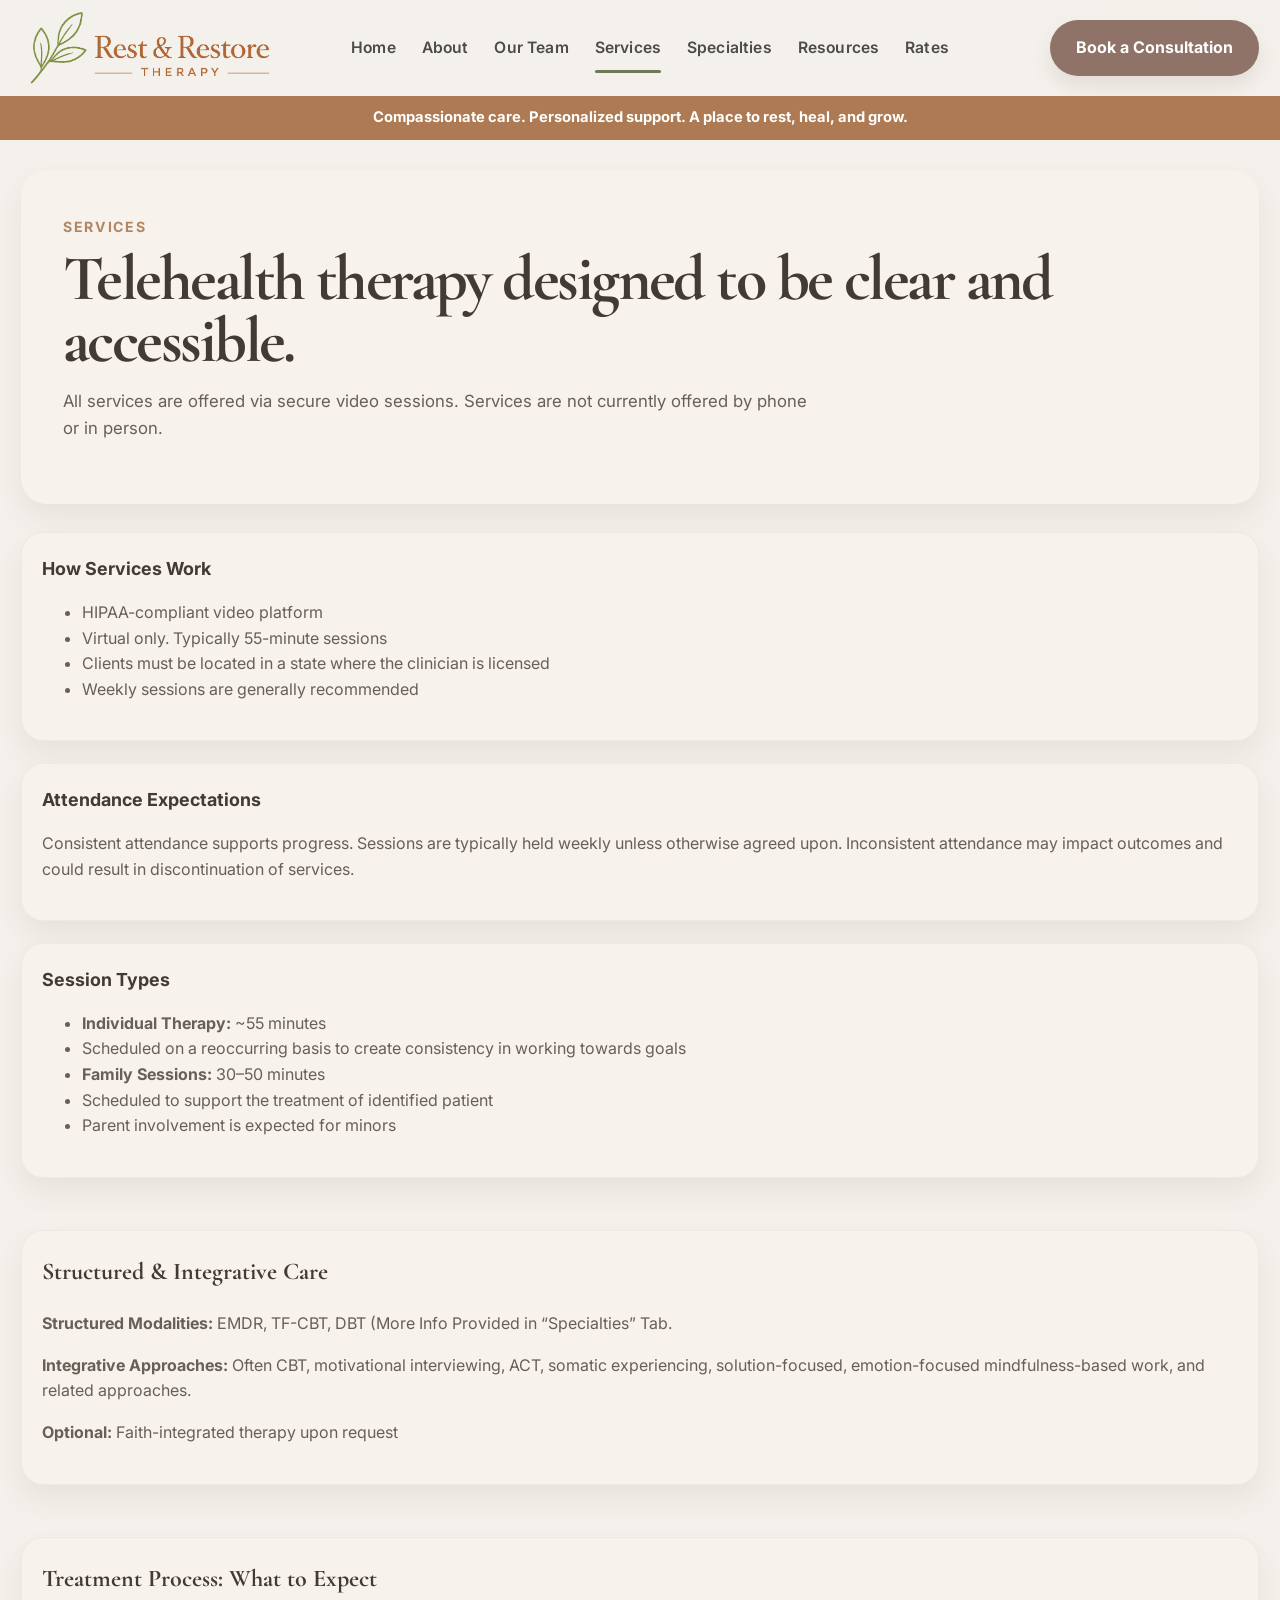
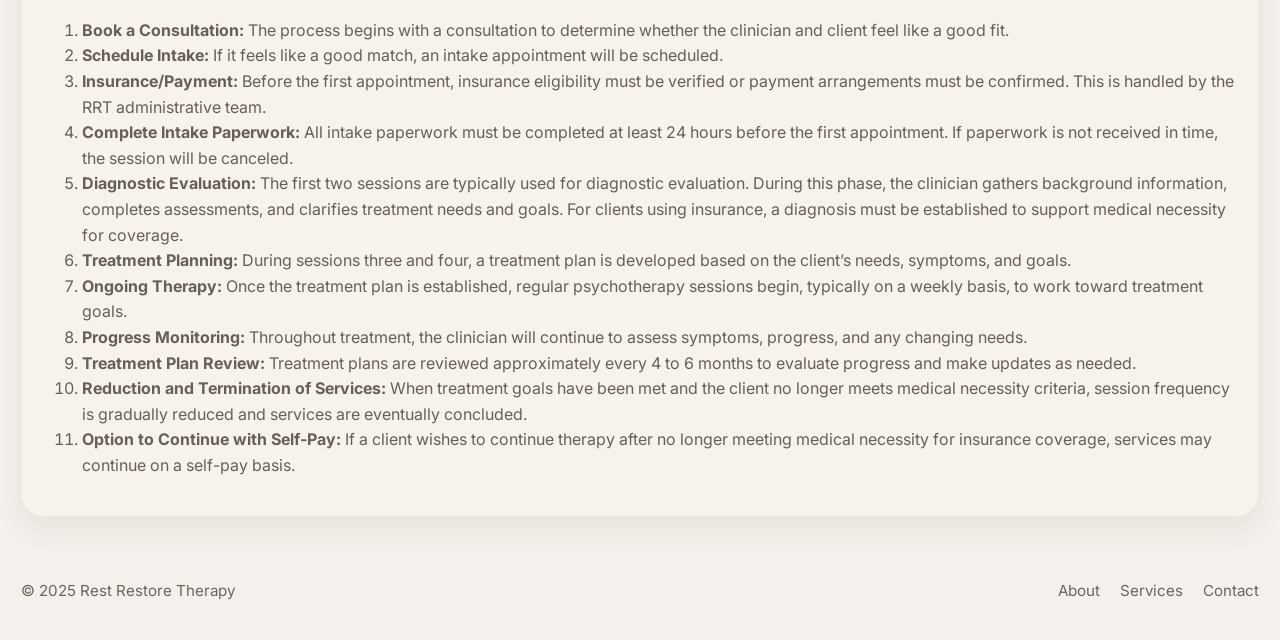
<file: services.html>
<!DOCTYPE html>
<html lang="en">
<head>
  <meta charset="UTF-8" />
  <meta name="viewport" content="width=device-width, initial-scale=1.0" />
  <title>Services | Rest & Restore Therapy</title>

  <link rel="preconnect" href="https://fonts.googleapis.com">
  <link rel="preconnect" href="https://fonts.gstatic.com" crossorigin>
  <link href="https://fonts.googleapis.com/css2?family=Cormorant+Garamond:wght@500;600;700&family=Inter:wght@400;500;600;700&display=swap" rel="stylesheet">

  <link rel="stylesheet" href="styles.css">
  <link rel="icon" type="image/png" href="favicon-leaf.png">
</head>

<body>

<header class="site-header">
  <div class="container nav">
    <a href="index.html" class="brand">
      <img class="brand-logo" src="logo-horizontal.png" alt="Rest & Restore Therapy">
    </a>

    <nav class="nav-links">
      <a href="index.html">Home</a>
      <a href="about.html">About</a>
      <a href="team.html">Our Team</a>
      <a class="active" href="services.html">Services</a>
      <a href="specialties.html">Specialties</a>
      <a href="resources.html">Resources</a>
      <a href="contact.html">Rates</a>
    </nav>

    <a class="consult-btn" href="contact.html">Book a Consultation</a>
  </div>
</header>

<div class="top-strip">
  Compassionate care. Personalized support. A place to rest, heal, and grow.
</div>

<main>

  <!-- HERO -->
  <section class="page-hero">
    <div class="container">
      <div class="page-panel">
        <div class="eyebrow">Services</div>
        <h1 class="section-title">
          Telehealth therapy designed to be <span class="accent">clear and accessible.</span>
        </h1>
        <p class="page-copy">
          All services are offered via secure video sessions. Services are not currently offered by phone or in person.
        </p>
      </div>
    </div>
  </section>

  <!-- HOW SERVICES WORK -->
  <section class="section">
    <div class="container card-grid">

      <div class="card content">
        <h3>How Services Work</h3>
        <ul>
          <li>HIPAA-compliant video platform</li>
          <li>Virtual only. Typically 55-minute sessions</li>
          <li>Clients must be located in a state where the clinician is licensed</li>
          <li>Weekly sessions are generally recommended</li>
        </ul>
      </div>

      <div class="card content">
        <h3>Attendance Expectations</h3>
        <p>
          Consistent attendance supports progress. Sessions are typically held weekly unless otherwise agreed upon.
          Inconsistent attendance may impact outcomes and could result in discontinuation of services.
        </p>
      </div>

      <div class="card content">
        <h3>Session Types</h3>
        <ul>
          <li><strong>Individual Therapy:</strong> ~55 minutes</li>
          <li>Scheduled on a reoccurring basis to create consistency in working towards goals </li>
          <li><strong>Family Sessions:</strong> 30–50 minutes</li>
          <li>Scheduled to support the treatment of identified patient</li>
          <li>Parent involvement is expected for minors</li>
        </ul>
      </div>

    </div>
  </section>

  <!-- APPROACH -->
  <section class="section">
    <div class="container content-box">
      <h2>Structured & Integrative Care</h2>
    
      <p><strong>Structured Modalities:</strong> EMDR, TF-CBT, DBT (More Info Provided in “Specialties” Tab. </p>
      <p><strong>Integrative Approaches:</strong> Often CBT, motivational interviewing, ACT, somatic experiencing, solution-focused, emotion-focused mindfulness-based work, and related approaches. </p>
      <p><strong>Optional:</strong> Faith-integrated therapy upon request</p>
    </div>
  </section>

  <!-- PROCESS -->
  <section class="section">
    <div class="container content-box">
      <h2>Treatment Process: What to Expect</h2>

      <ol>
        <li><strong>Book a Consultation:</strong> The process begins with a consultation to determine whether the clinician and client feel like a good fit.</li>
        <li><strong>Schedule Intake:</strong>  If it feels like a good match, an intake appointment will be scheduled.</li>
        <li><strong>Insurance/Payment:</strong> Before the first appointment, insurance eligibility must be verified or payment arrangements must be confirmed. This is handled by the RRT administrative team.</li>
        <li><strong>Complete Intake Paperwork:</strong> All intake paperwork must be completed at least 24 hours before the first appointment. If paperwork is not received in time, the session will be canceled.</li>
        <li><strong>Diagnostic Evaluation:</strong> The first two sessions are typically used for diagnostic evaluation. During this phase, the clinician gathers background information, completes assessments, and clarifies treatment needs and goals.
 For clients using insurance, a diagnosis must be established to support medical necessity for coverage.</li>
        <li><strong>Treatment Planning:</strong> During sessions three and four, a treatment plan is developed based on the client’s needs, symptoms, and goals.</li>
        <li><strong>Ongoing Therapy:</strong>  Once the treatment plan is established, regular psychotherapy sessions begin, typically on a weekly basis, to work toward treatment goals.</li>
        <li><strong>Progress Monitoring:</strong> Throughout treatment, the clinician will continue to assess symptoms, progress, and any changing needs.</li>
        <li><strong>Treatment Plan Review:</strong>  Treatment plans are reviewed approximately every 4 to 6 months to evaluate progress and make updates as needed.</li>
        <li><strong>Reduction and Termination of Services:</strong> When treatment goals have been met and the client no longer meets medical necessity criteria, session frequency is gradually reduced and services are eventually concluded.</li>
        <li><strong>Option to Continue with Self-Pay:</strong> If a client wishes to continue therapy after no longer meeting medical necessity for insurance coverage, services may continue on a self-pay basis.</li>
      </ol>

    </div>
  </section>

</main>

<footer class="footer">
  <div class="container footer-inner">
    <div>© 2025 Rest Restore Therapy</div>
    <div class="footer-nav">
      <a href="about.html">About</a>
      <a href="services.html">Services</a>
      <a href="contact.html">Contact</a>
    </div>
  </div>
</footer>

</body>
</html>
</file>
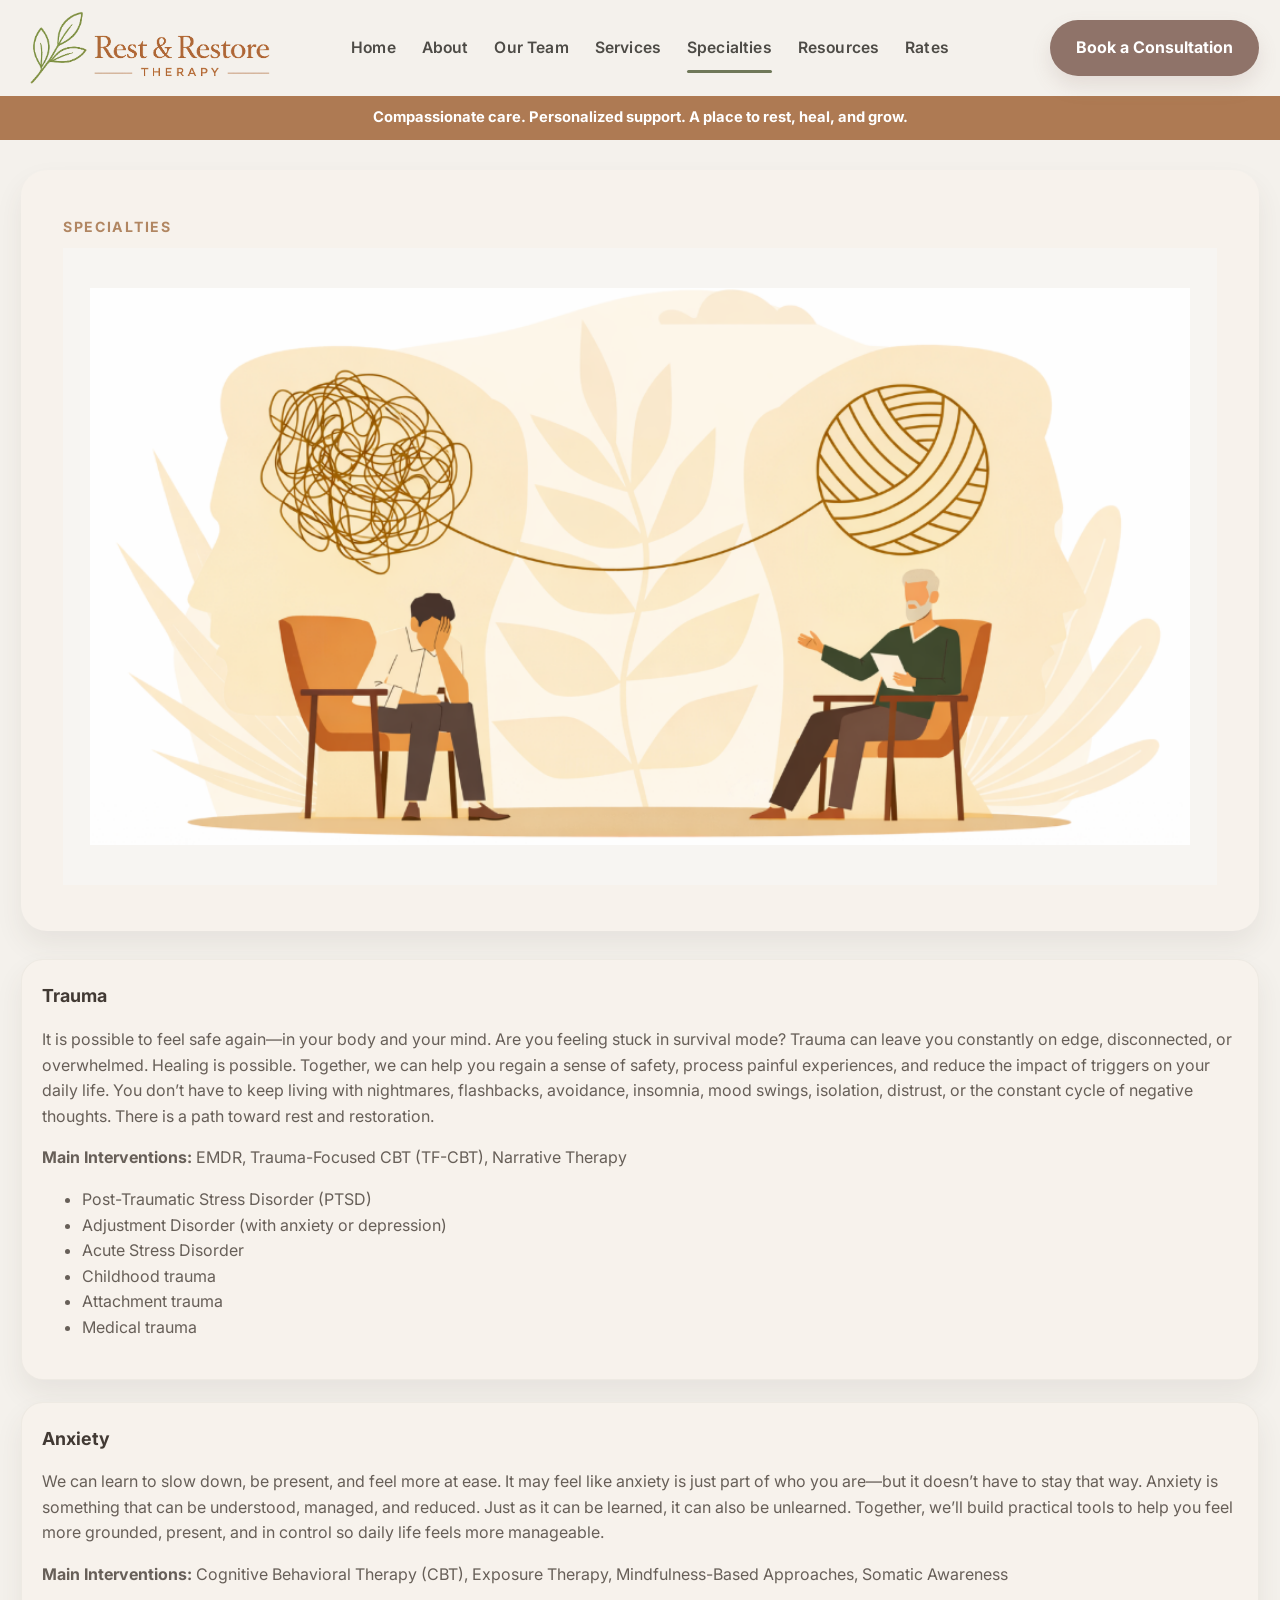
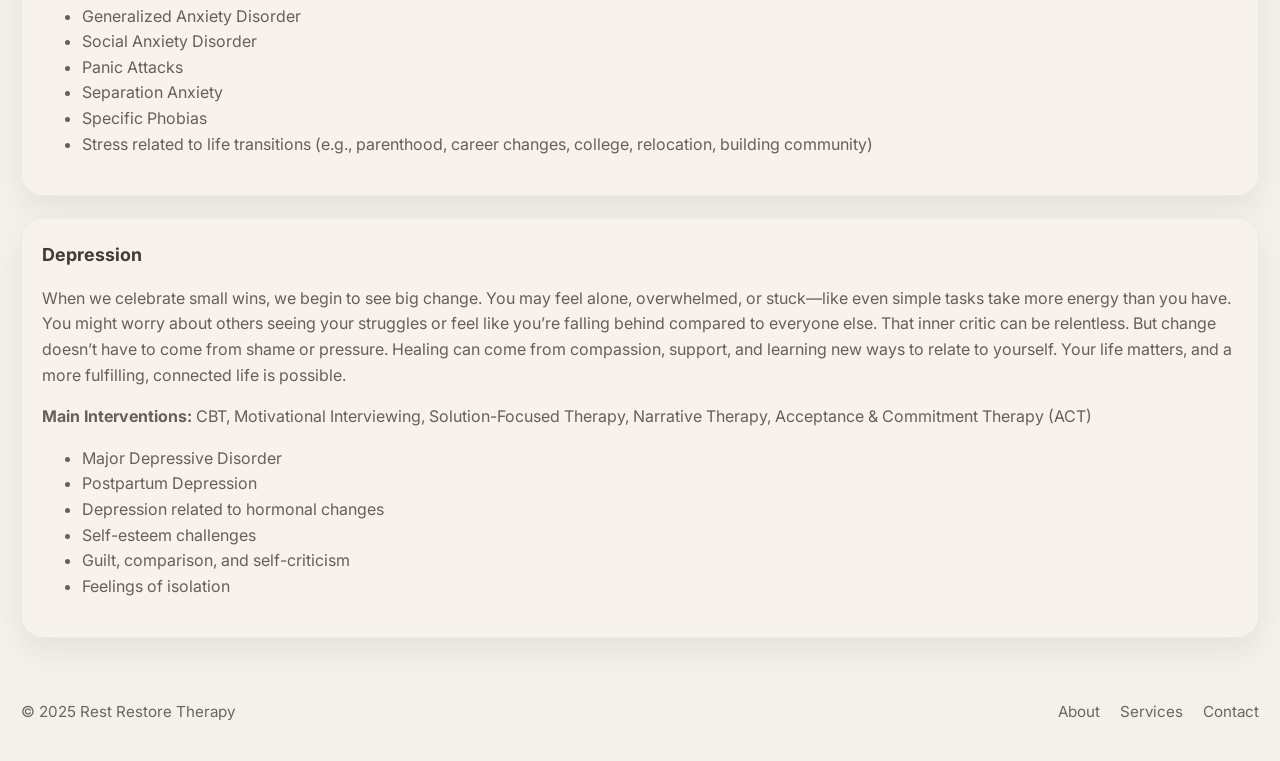
<file: specialties.html>
<!DOCTYPE html>
<html lang="en">
<head>
  <meta charset="UTF-8" />
  <meta name="viewport" content="width=device-width, initial-scale=1.0" />
  <title>Specialties | Rest & Restore Therapy</title>
  <link rel="preconnect" href="https://fonts.googleapis.com">
  <link rel="preconnect" href="https://fonts.gstatic.com" crossorigin>
  <link href="https://fonts.googleapis.com/css2?family=Cormorant+Garamond:wght@500;600;700&family=Inter:wght@400;500;600;700&display=swap" rel="stylesheet">
  <link rel="stylesheet" href="styles.css">
  <link rel="icon" type="image/png" href="favicon-leaf.png">
</head>
<body>
  <header class="site-header">
    <div class="container nav">
      <a href="index.html" class="brand" aria-label="Rest & Restore Therapy home">
        <img class="brand-logo" src="logo-horizontal.png" alt="Rest & Restore Therapy">
      </a>
      <nav class="nav-links" aria-label="Primary">
        <a href="index.html">Home</a>
        <a href="about.html">About</a>
        <a href="team.html">Our Team</a>
        <a href="services.html">Services</a>
        <a class="active" href="specialties.html">Specialties</a>
        <a href="resources.html">Resources</a>
        <a href="contact.html">Rates</a>
      </nav>
      <a class="consult-btn" href="contact.html">Book a Consultation</a>
    </div>
  </header>

  <div class="top-strip">Compassionate care. Personalized support. A place to rest, heal, and grow.</div>

  <main>
    <section class="page-hero">
      <div class="container">
        <div class="page-panel">
          <div class="eyebrow">Specialties</div>
       <section class="specialties">
  <img src="specialties.png" alt="Therapy Specialties" class="specialties-img">
</section>
        </div>
      </div>
    </section>

    <section class="section">
      <div class="container card-grid">
        <div class="card content">
          <h3>Trauma</h3>
          <p>
            It is possible to feel safe again—in your body and your mind.
            Are you feeling stuck in survival mode? Trauma can leave you constantly on edge, disconnected, or overwhelmed.
            Healing is possible. Together, we can help you regain a sense of safety, process painful experiences, and reduce the impact of triggers on your daily life.
            You don’t have to keep living with nightmares, flashbacks, avoidance, insomnia, mood swings, isolation, distrust, or the constant cycle of negative thoughts.
            There is a path toward rest and restoration.
          </p>
          <p><strong>Main Interventions:</strong> EMDR, Trauma-Focused CBT (TF-CBT), Narrative Therapy</p>
          <ul>
            <li>Post-Traumatic Stress Disorder (PTSD)</li>
            <li>Adjustment Disorder (with anxiety or depression)</li>
            <li>Acute Stress Disorder</li>
            <li>Childhood trauma</li>
            <li>Attachment trauma</li>
            <li>Medical trauma</li>
          </ul>
        </div>

        <div class="card content">
          <h3>Anxiety</h3>
          <p>
            We can learn to slow down, be present, and feel more at ease.
            It may feel like anxiety is just part of who you are—but it doesn’t have to stay that way.
            Anxiety is something that can be understood, managed, and reduced.
            Just as it can be learned, it can also be unlearned.
            Together, we’ll build practical tools to help you feel more grounded, present, and in control so daily life feels more manageable.
          </p>
          <p><strong>Main Interventions:</strong> Cognitive Behavioral Therapy (CBT), Exposure Therapy, Mindfulness-Based Approaches, Somatic Awareness</p>
          <ul>
            <li>Generalized Anxiety Disorder</li>
            <li>Social Anxiety Disorder</li>
            <li>Panic Attacks</li>
            <li>Separation Anxiety</li>
            <li>Specific Phobias</li>
            <li>Stress related to life transitions (e.g., parenthood, career changes, college, relocation, building community)</li>
          </ul>
        </div>

        <div class="card content">
          <h3>Depression</h3>
          <p>
            When we celebrate small wins, we begin to see big change.
            You may feel alone, overwhelmed, or stuck—like even simple tasks take more energy than you have.
            You might worry about others seeing your struggles or feel like you’re falling behind compared to everyone else.
            That inner critic can be relentless. But change doesn’t have to come from shame or pressure.
            Healing can come from compassion, support, and learning new ways to relate to yourself.
            Your life matters, and a more fulfilling, connected life is possible.
          </p>
          <p><strong>Main Interventions:</strong> CBT, Motivational Interviewing, Solution-Focused Therapy, Narrative Therapy, Acceptance &amp; Commitment Therapy (ACT)</p>
          <ul>
            <li>Major Depressive Disorder</li>
            <li>Postpartum Depression</li>
            <li>Depression related to hormonal changes</li>
            <li>Self-esteem challenges</li>
            <li>Guilt, comparison, and self-criticism</li>
            <li>Feelings of isolation</li>
          </ul>
        </div>
      </div>
    </section>
  </main>

  <footer class="footer">
    <div class="container footer-inner">
      <div>© 2025 Rest Restore Therapy</div>
      <div class="footer-nav">
        <a href="about.html">About</a>
        <a href="services.html">Services</a>
        <a href="contact.html">Contact</a>
      </div>
    </div>
  </footer>
</body>
</html>
</file>
<file: styles.css>
:root{
  --bg:#f4f1ec;
  --panel:#f7f2ec;
  --panel-2:#ebe6df;
  --white:#ffffff;
  --olive:#6f7b49;
  --olive-dark:#616c3f;
  --brown:#b07b52;
  --brown-dark:#986a45;
  --ink:#423a34;
  --muted:#635a53;
  --line:rgba(90,82,71,.10);
  --shadow:0 14px 28px rgba(74,64,55,.08);
  --max:1280px;
}
*{box-sizing:border-box}
html{scroll-behavior:smooth}
body{margin:0;font-family:Inter,sans-serif;background:var(--bg);color:var(--ink);line-height:1.6}
a{text-decoration:none;color:inherit}
img{max-width:100%;display:block}
.container{width:min(calc(100% - 42px),var(--max));margin:0 auto}

.site-header{background:var(--bg);position:sticky;top:0;z-index:100}
.nav{
  min-height:96px;
  display:grid;
  grid-template-columns:270px 1fr 250px;
  align-items:center;
  gap:18px;
}
.brand{display:flex;align-items:center}
.brand-logo{height:78px;width:auto;display:block}
.nav-links{
  display:flex;justify-content:center;align-items:center;gap:30px;
  font-size:.98rem;font-weight:600;color:#4d4b46;flex-wrap:wrap
}
.nav-links a{position:relative;padding:4px 0}
.nav-links a.active::after{
  content:"";position:absolute;left:0;right:0;bottom:-8px;height:3px;border-radius:3px;background:#6f7859
}
.consult-btn{
  justify-self:end;display:inline-flex;align-items:center;justify-content:center;
  min-height:58px;padding:0 28px;border-radius:999px;background:#8f7369;color:#fff;
  font-weight:700;box-shadow:0 10px 20px rgba(143,115,105,.16);transition:.18s ease transform,.18s ease background
}
.consult-btn:hover{transform:translateY(-1px);background:#7e645b}

.top-strip{
  background:#ae7a53;color:#fff;text-align:center;font-size:.92rem;font-weight:700;padding:10px 12px
}

.hero-wrap{padding:10px 0 18px}
.hero-card{
  background:
    linear-gradient(180deg, rgba(80,66,55,.02), rgba(80,66,55,.06)),
    url('hero-photo.png') 100% center / contain no-repeat;
  border-radius:26px;
  overflow:hidden;
  box-shadow:var(--shadow);
  display:grid;
  grid-template-columns:31% 69%;
  min-height:510px;
  position:relative;
}
.hero-left{
  position:relative;
  padding:50px 46px 38px 50px;
  background:linear-gradient(180deg,#f7f2ec 0%, #f1ece5 100%);
  display:flex;
  flex-direction:column;
  justify-content:center;
  z-index:1;
}
.hero-left::before{
  content:"";
  position:absolute;
  top:0;
  right:-18px;
  width:50px;
  height:100%;
  background:linear-gradient(180deg,#f7f2ec 0%, #f1ece5 100%);
  filter:blur(8px);
  opacity:.75;
  pointer-events:none;
}
.hero-left::after{
  content:"";
  position:absolute;
  left:-8px;
  bottom:-6px;
  width:165px;
  height:165px;
  background:url('decorative-leaf-large.png') no-repeat center/contain;
  opacity:.12;
  pointer-events:none
}
.hero-title{
  margin:0 0 8px;font-family:"Cormorant Garamond",serif;font-size:clamp(4.1rem,6vw,5.5rem);
  line-height:.89;letter-spacing:-.04em;color:#3f3934;font-weight:600;max-width:380px
}
.hero-title .accent{color:#be8b62;font-style:italic;font-weight:500}
.mini-line{width:40px;height:3px;border-radius:3px;background:#cbb197;margin:14px 0 16px}
.hero-copy{
  max-width:350px;margin:0 0 20px;color:#5d554e;font-size:1rem;line-height:1.72
}
.cta-row{display:flex;flex-wrap:wrap;align-items:center;gap:18px}
.primary-btn,.olive-btn{
  display:inline-flex;align-items:center;justify-content:center;min-height:52px;padding:0 22px;
  border-radius:999px;background:var(--olive);color:#fff;font-weight:700;
  box-shadow:0 8px 18px rgba(111,123,73,.18);transition:.18s ease transform,.18s ease background
}
.primary-btn:hover,.olive-btn:hover{background:var(--olive-dark);transform:translateY(-1px)}
.primary-btn::after,.olive-btn::after{content:"›";margin-left:10px;font-size:1.1rem}
.ghost-link{font-weight:700;color:#4f4b44}
.ghost-link::after{content:" →"}

.hero-right{
  position:relative;
  background:none;
}
.hero-right::before{
  content:"";
  position:absolute;
  inset:0;
  background:none;
  pointer-events:none;
}

.hero-quote{
  position: absolute !important;
  right: 20px !important;
  bottom: 20px !important;
  left: auto !important;
  top: auto !important;
  width: 232px;
  z-index: 10;
}
.hero-quote::before{
  content:"“";position:absolute;left:14px;top:8px;color:#b27b51;font-size:1.7rem;line-height:1;font-style:normal
}
.hero-quote span{display:block;padding-left:18px}

.features{
  display:grid;
  grid-template-columns:repeat(4,1fr);
  gap:24px;
  align-items:start;
}
.feature{text-align:center;padding:24px 18px 18px;position:relative}
.feature + .feature::before{
  content:"";position:absolute;left:0;top:50%;transform:translateY(-50%);
  width:1px;height:72px;background:rgba(90,82,71,.10)
}
.feature-icon{width:34px;height:34px;margin:0 auto 10px;color:#7d865a}
.feature h3{margin:0 0 8px;font-size:1rem;color:#47433d}
.feature p{margin:0 auto;max-width:220px;color:#6c645d;font-size:.94rem;line-height:1.55}

.about-section{padding:22px 0 30px}
.about-grid{display:grid;grid-template-columns:40% 60%;gap:28px;align-items:stretch}
.about-left{
  position:relative;padding:28px 16px 24px 92px;min-height:330px;display:flex;align-items:center
}
.about-left::before{
  content:"";
  position:absolute;
  left:-6px;
  bottom:-2px;
  width:150px;
  height:245px;
  background:url('decorative-leaf-large.png') no-repeat center/contain;
  opacity:.30;
  pointer-events:none
}
.eyebrow{
  color:#b18662;font-size:.88rem;font-weight:700;letter-spacing:.12em;text-transform:uppercase;margin-bottom:10px
}
.about-title{
  margin:0 0 16px;font-family:"Cormorant Garamond",serif;font-size:clamp(3rem,4vw,4rem);
  line-height:.98;letter-spacing:-.03em;color:#433c36;max-width:370px;font-weight:600
}
.about-title .accent{color:#be8b62;font-style:italic;font-weight:500}
.about-copy{max-width:420px;color:#5d554e;font-size:1rem;line-height:1.68;margin:0 0 12px}
.about-image{
  border-radius:22px;
  min-height:330px;
  overflow:hidden;
  box-shadow:var(--shadow);
  background:
    linear-gradient(180deg, rgba(80,66,55,.02), rgba(80,66,55,.08)),
    url('bottom-photo.png') 50% 20% / cover no-repeat;
}

.footer{padding:28px 0 36px}
.footer-inner{display:flex;justify-content:space-between;gap:20px;flex-wrap:wrap;color:#6c645d;font-size:.95rem}
.footer-nav{display:flex;gap:20px;flex-wrap:wrap}

.page-hero{padding:30px 0 10px}
.page-panel{background:var(--panel);border-radius:26px;padding:48px 44px;box-shadow:var(--shadow)}
.page-kicker{color:#b18662;font-size:.9rem;font-weight:700;letter-spacing:.12em;text-transform:uppercase;margin-bottom:10px}
.page-title,.section-title{margin:0 0 14px;font-family:"Cormorant Garamond",serif;font-size:clamp(2.8rem,5vw,4.3rem);line-height:.96;letter-spacing:-.04em}
.page-copy{max-width:760px;color:#675f58;font-size:1.05rem}
.section{padding:18px 0 34px}
.content-grid{display:grid;grid-template-columns:1.1fr .9fr;gap:24px}
.card-grid{display:grid;grid-template-columns:repeat(3,1fr);gap:22px}
.card,.content-box{background:var(--panel);border-radius:22px;box-shadow:var(--shadow)}
.card{padding:24px 22px}
.content-box{padding:28px 26px}
.card h3{margin:0 0 10px;font-size:1.12rem}
.card p,.card li,.content-box p,.content-box li{color:#675f58}
.content-box h2,.content-box h3{margin-top:0;font-family:"Cormorant Garamond",serif}
.content-box ul{padding-left:20px}
.team-photo{
  height:240px;
  border-radius:18px;
  margin-bottom:16px;
  background-size:cover;
  background-position:center;
  background-repeat:no-repeat;
}

/* Linda */
.team-photo.linda{
  background-image:url('lindabio.png');
}

/* Person 2 */
.team-photo.clinician-two{
  background-image:url('kaylabio.PNG');
}

/* Person 3 */
.team-photo.clinician-three{
  background-image:url('shanarabio.PNG');
}

/* Person 4 */
.team-photo.clinician-four{
  background-image:url('gabebio.PNG');
}

/* Person 5 */
.team-photo.clinician-five{
  background-image:url('amberbio.png');
}

/* Person 6 */
.team-photo.clinician-six{
  background-image:url('hannahbio.png');
}

/* Person 7 */
.team-photo.clinician-seven{
  background-image:url('sokhobio.PNG');
}
.cta-panel{background:#e9e2d8;border-radius:22px;padding:28px 26px;margin-top:24px}
.cta-panel h3{margin-top:0}
.split-list{display:grid;grid-template-columns:repeat(2,1fr);gap:18px}
.notice{font-size:.92rem;color:#675f58}
.label-list{display:flex;flex-wrap:wrap;gap:10px;margin-top:12px}
.label{padding:8px 12px;border-radius:999px;background:#ece1d4;color:#6a5b50;font-size:.9rem;font-weight:600}

@media (max-width:1100px){
  .nav{grid-template-columns:1fr;justify-items:start;padding:20px 0 24px}
  .consult-btn{justify-self:start}
  .hero-card,.about-grid,.content-grid{grid-template-columns:1fr}
  .features,.card-grid{grid-template-columns:repeat(2,1fr)}
}
@media (max-width:700px){
  .container{width:min(calc(100% - 20px), var(--max))}
  .brand-logo{height:56px}
  .nav-links{gap:18px}
  .hero-card{min-height:auto;grid-template-columns:1fr;background:
    linear-gradient(180deg, rgba(80,66,55,.02), rgba(80,66,55,.06)),
    url('hero-photo.png') 64% center / cover no-repeat;}
  .hero-left{padding:36px 24px 32px}
  .hero-left::before{right:-42px;width:110px;filter:blur(16px);opacity:.95}
  .hero-title{font-size:clamp(3.1rem,15vw,4.3rem);max-width:320px}
  .hero-right{min-height:320px;background:none}
  .hero-right::before{background:none}
  .hero-quote{left:16px;right:16px;width:auto}
  .card-grid,.split-list{grid-template-columns:1fr}
  .feature + .feature::before{display:none}
  .about-left{padding:28px 20px 24px 24px;min-height:auto}
  .about-left::before{display:none}
  .page-panel,.content-box,.card{padding:22px 20px}
}
  .brand-logo{height:64px}
  .nav-links{gap:18px}
  .hero-card{min-height:auto}
  .hero-left{padding:36px 24px 32px}
  .hero-title{font-size:clamp(3.1rem,15vw,4.3rem);max-width:320px}
  .hero-right{min-height:320px}
  .hero-quote{left:16px;right:16px;width:auto}
  .card-grid,.split-list{grid-template-columns:1fr}
  .feature + .feature::before{display:none}
  .about-left{padding:28px 20px 24px 24px;min-height:auto}
  .about-left::before{display:none}
  .page-panel,.content-box,.card{padding:22px 20px}
}


/* FINAL POLISH */
.nav{
  align-items:center;
}

.brand{
  display:flex;
  align-items:center;
  min-height:78px;
}

.brand-logo{
  height:84px;
  width:auto;
  display:block;
}

.nav-links{
  gap:26px;
  letter-spacing:0.01em;
}

.consult-btn{
  min-height:56px;
  padding:0 26px;
}

.hero-card{
  min-height:495px;
}

.hero-left{
  padding:50px 48px 40px 52px;
}

.hero-title{
  max-width:390px;
}

.hero-copy{
  max-width:355px;
}

.cta-row{
  gap:16px;
}

.primary-btn,
.olive-btn{
  min-height:50px;
  padding:0 20px;
}

.ghost-link{
  font-size:.98rem;
}

.hero-quote{
  right:24px;
  bottom:20px;
}

.features{
  margin-top:18px;
}

.feature{
  padding:22px 16px 18px;
}

.about-left{
  padding:28px 18px 26px 88px;
}

.about-title{
  max-width:360px;
}

.about-copy{
  max-width:410px;
}

.about-image{
  background-position:center center;
}

.page-panel{
  padding:46px 42px;
}

.card,
.content-box{
  border:1px solid rgba(90,82,71,.05);
}

@media (max-width:1100px){
  .brand-logo{
    height:74px;
  }
  .nav-links{
    gap:20px;
  }
}

@media (max-width:700px){
  .brand{
    min-height:auto;
  }
  .brand-logo{
    height:60px;
  }
  .consult-btn{
    min-height:52px;
    padding:0 20px;
  }
  .hero-left{
    padding:34px 24px 30px 24px;
  }
  .hero-card{
    min-height:auto;
  }
  .hero-copy{
    max-width:100%;
  }
  .about-left{
    padding:24px 20px 20px 24px;
  }
  .page-panel{
    padding:22px 20px;
  }
}


@media (max-width:700px){
  .about-left::before{
    display:block;
    left:-4px;
    bottom:-2px;
    width:96px;
    height:160px;
    opacity:.24;
  }
  .hero-left::after{
    width:110px;
    height:110px;
    left:-6px;
    bottom:-4px;
    opacity:.10;
  }
}


/* HERO FINAL PRECISION PASS */
.hero-card{
  min-height:510px;
}
.hero-left{
  padding:50px 48px 38px 50px;
}
.hero-title{
  max-width:388px;
}
.hero-copy{
  max-width:345px;
}
.hero-right{
  position: relative;
}

.hero-quote{
  position: absolute !important;
  right: 20px !important;
  bottom: 20px !important;
  left: auto !important;
  top: auto !important;
  width: 232px;
  z-index: 10;
}
@media (max-width:700px){
  .hero-right{
    background:
      linear-gradient(180deg, rgba(246,241,235,0.10), rgba(246,241,235,0.03)),
      url('hero-photo.png') 64% center / cover no-repeat;
    filter:saturate(.94) brightness(.97);
  }
  .hero-right::before{
    background:linear-gradient(180deg, rgba(246,241,235,0.08), rgba(246,241,235,0));
  }
}

.specialties {
  text-align: center;
  padding: 40px 0;
  background-color: #f7f5f2;
}

.specialties-img {
  width: 100%;
  max-width: 1100px; /* controls how wide it gets */
  height: auto;
  margin: 0 auto;
  display: block;
}
/* Team page only additions */
.grid-4{
  display:grid;
  grid-template-columns:repeat(4,1fr);
  gap:22px;
}
.team-link-card{
  display:block;
  transition:transform .18s ease, box-shadow .18s ease;
}
.team-link-card:hover{
  transform:translateY(-3px);
}
.team-link-card .card{
  height:100%;
}
.team-link-card .card p{
  margin-bottom:0;
}
.team-subtle-link{
  display:inline-block;
  margin-top:14px;
  color:#8d6e63;
  font-weight:700;
}
.profile-hero{
  display:grid;
  grid-template-columns:340px 1fr;
  gap:24px;
  align-items:stretch;
}
.profile-photo{
  min-height:360px;
  border-radius:22px;
  box-shadow:var(--shadow);
  background:
    linear-gradient(180deg, rgba(80,66,55,.03), rgba(80,66,55,.10)),
    url('favicon-leaf.png') center/cover;
}
.profile-photo.linda{
  background:
    linear-gradient(180deg, rgba(80,66,55,.03), rgba(80,66,55,.10)),
    url('lindabio.png') center/cover;
}
.profile-photo.placeholder2{
  background:
    linear-gradient(180deg, rgba(80,66,55,.04), rgba(80,66,55,.12)),
    url('kaylabio.PNG') center/cover;
}
.profile-photo.placeholder3{
  background:
    linear-gradient(180deg, rgba(80,66,55,.03), rgba(80,66,55,.10)),
    url('shanarabio.PNG') center/cover;
}
.profile-photo.placeholder4{
  background:
    linear-gradient(180deg, rgba(80,66,55,.04), rgba(80,66,55,.12)),
    url('gabebio.PNG') center/cover;
}
.profile-photo.placeholder5{
  background:
    linear-gradient(180deg, rgba(80,66,55,.04), rgba(80,66,55,.12)),
    url('amberbio.png') center/cover;
}
.profile-photo.placeholder6{
  background:
    linear-gradient(180deg, rgba(80,66,55,.04), rgba(80,66,55,.12)),
    url('hannahbio.png') center/cover;
}
.profile-photo.placeholder7{
  background:
    linear-gradient(180deg, rgba(80,66,55,.04), rgba(80,66,55,.12)),
    url('sokhobio.PNG') center/cover;
}
.profile-meta{
  display:flex;
  flex-wrap:wrap;
  gap:10px;
  margin:14px 0 16px;
}
.profile-pill{
  padding:8px 12px;
  border-radius:999px;
  background:#ece1d4;
  color:#6a5b50;
  font-size:.9rem;
  font-weight:600;
}
.back-link{
  display:inline-block;
  margin-bottom:16px;
  color:#8d6e63;
  font-weight:700;
}
.back-link::before{
  content:"← ";
}
@media (max-width:1100px){
  .grid-4{
    grid-template-columns:repeat(2,1fr);
  }
  .profile-hero{
    grid-template-columns:1fr;
  }
}
@media (max-width:700px){
  .grid-4{
    grid-template-columns:1fr;
  }
}
/* ABOUT HERO IMAGE (RIGHT SIDE) */
.about-hero {
  display: grid;
  grid-template-columns: 55% 45%;
  gap: 30px;
  align-items: center;
}

.about-hero-image {
  width: 100%;
  min-height: 340px;
  border-radius: 20px;

  background-image:
    linear-gradient(180deg, rgba(80,66,55,.05), rgba(80,66,55,.10)),
    url('counseling.jpg'); /* <-- THIS is your image */

  background-size: cover;
  background-position: 70% center;
  background-repeat: no-repeat;

  box-shadow: 0 12px 30px rgba(0,0,0,0.08);
}

/* MOBILE FIX */
@media (max-width: 900px){
  .about-hero {
    grid-template-columns: 1fr;
  }

  .about-hero-image {
    min-height: 260px;
  }
}
/* HOURS – POLISHED + ICONS */
.hours {
  display: grid;
  grid-template-columns: auto auto;
  row-gap: 10px;
  column-gap: 16px;
  align-items: center;
  margin-top: 10px;
  font-size: 0.95rem;
}

/* Days */
.hours div:nth-child(odd) {
  font-weight: 500;
  color: #5b5147;
  display: flex;
  align-items: center;
  gap: 8px;
}

/* Add subtle calendar icon */
.hours div:nth-child(odd)::before {
  content: "•"; /* simple subtle dot */
  font-size: 0.8rem;
  color: #c8b8a6;
}

/* Times */
.hours div:nth-child(even) {
  color: #3d362f;
}

/* Divider lines */
.hours div {
  padding: 6px 0;
  border-bottom: 1px solid rgba(0,0,0,0.05);
}

/* Remove last row border */
.hours div:last-child,
.hours div:nth-last-child(2) {
  border-bottom: none;
}

/* TODAY HIGHLIGHT */
.hours .today {
  font-weight: 600;
  color: #2f2a25;
}

.hours .today::before {
  content: "●";
  color: #b89b7a; /* warm accent */
}
</file>
